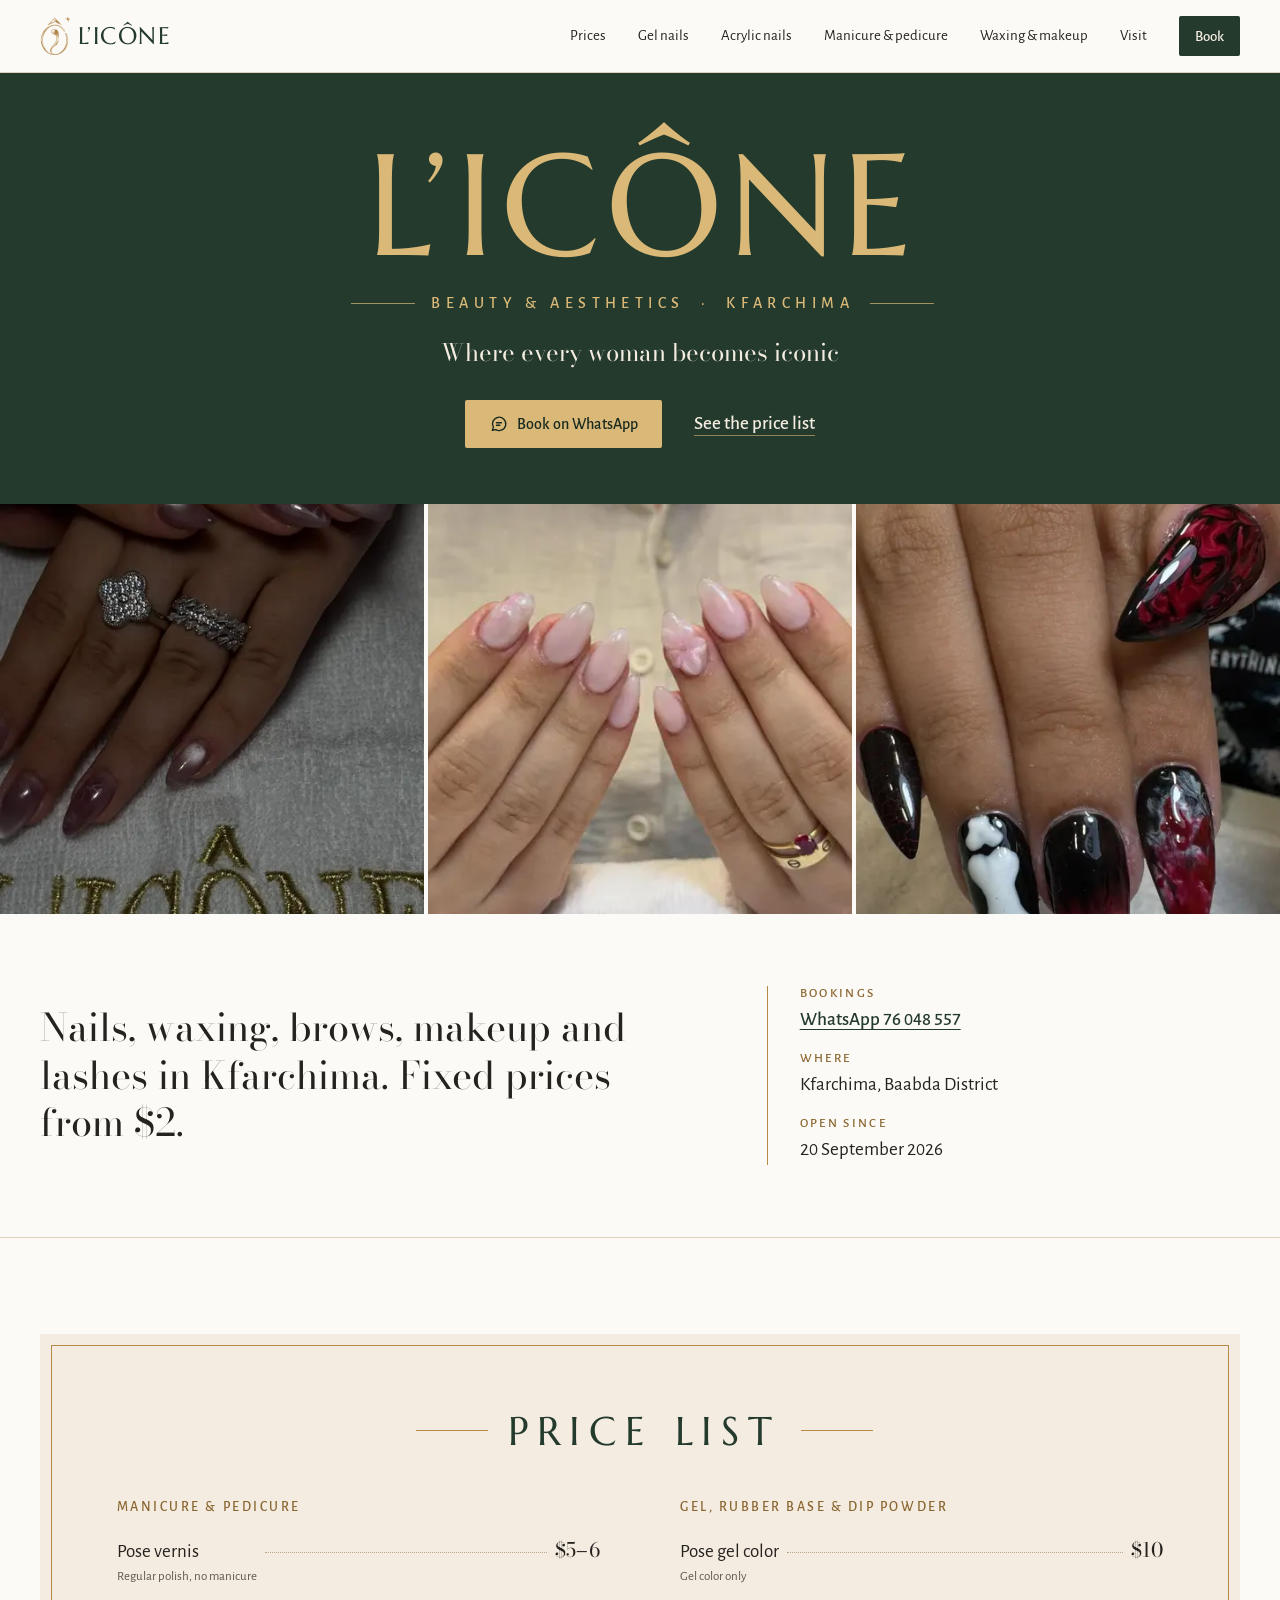
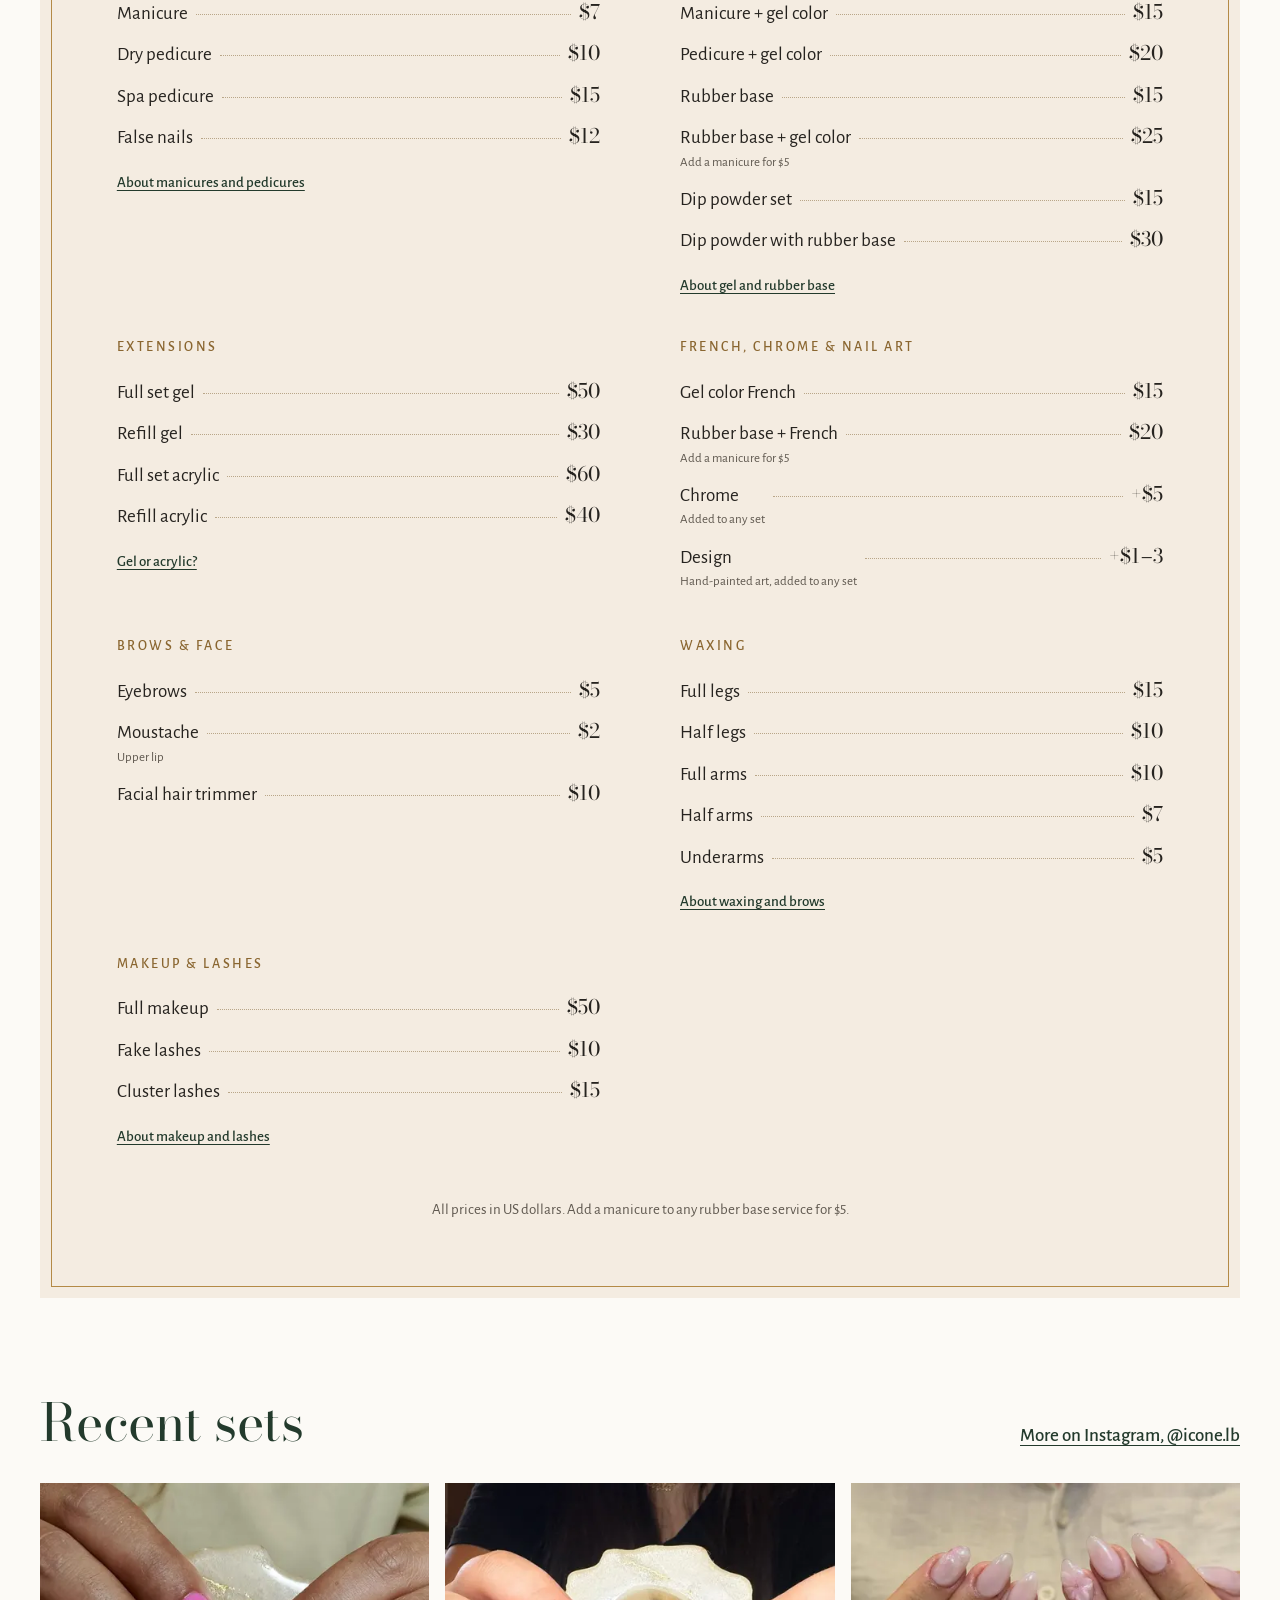
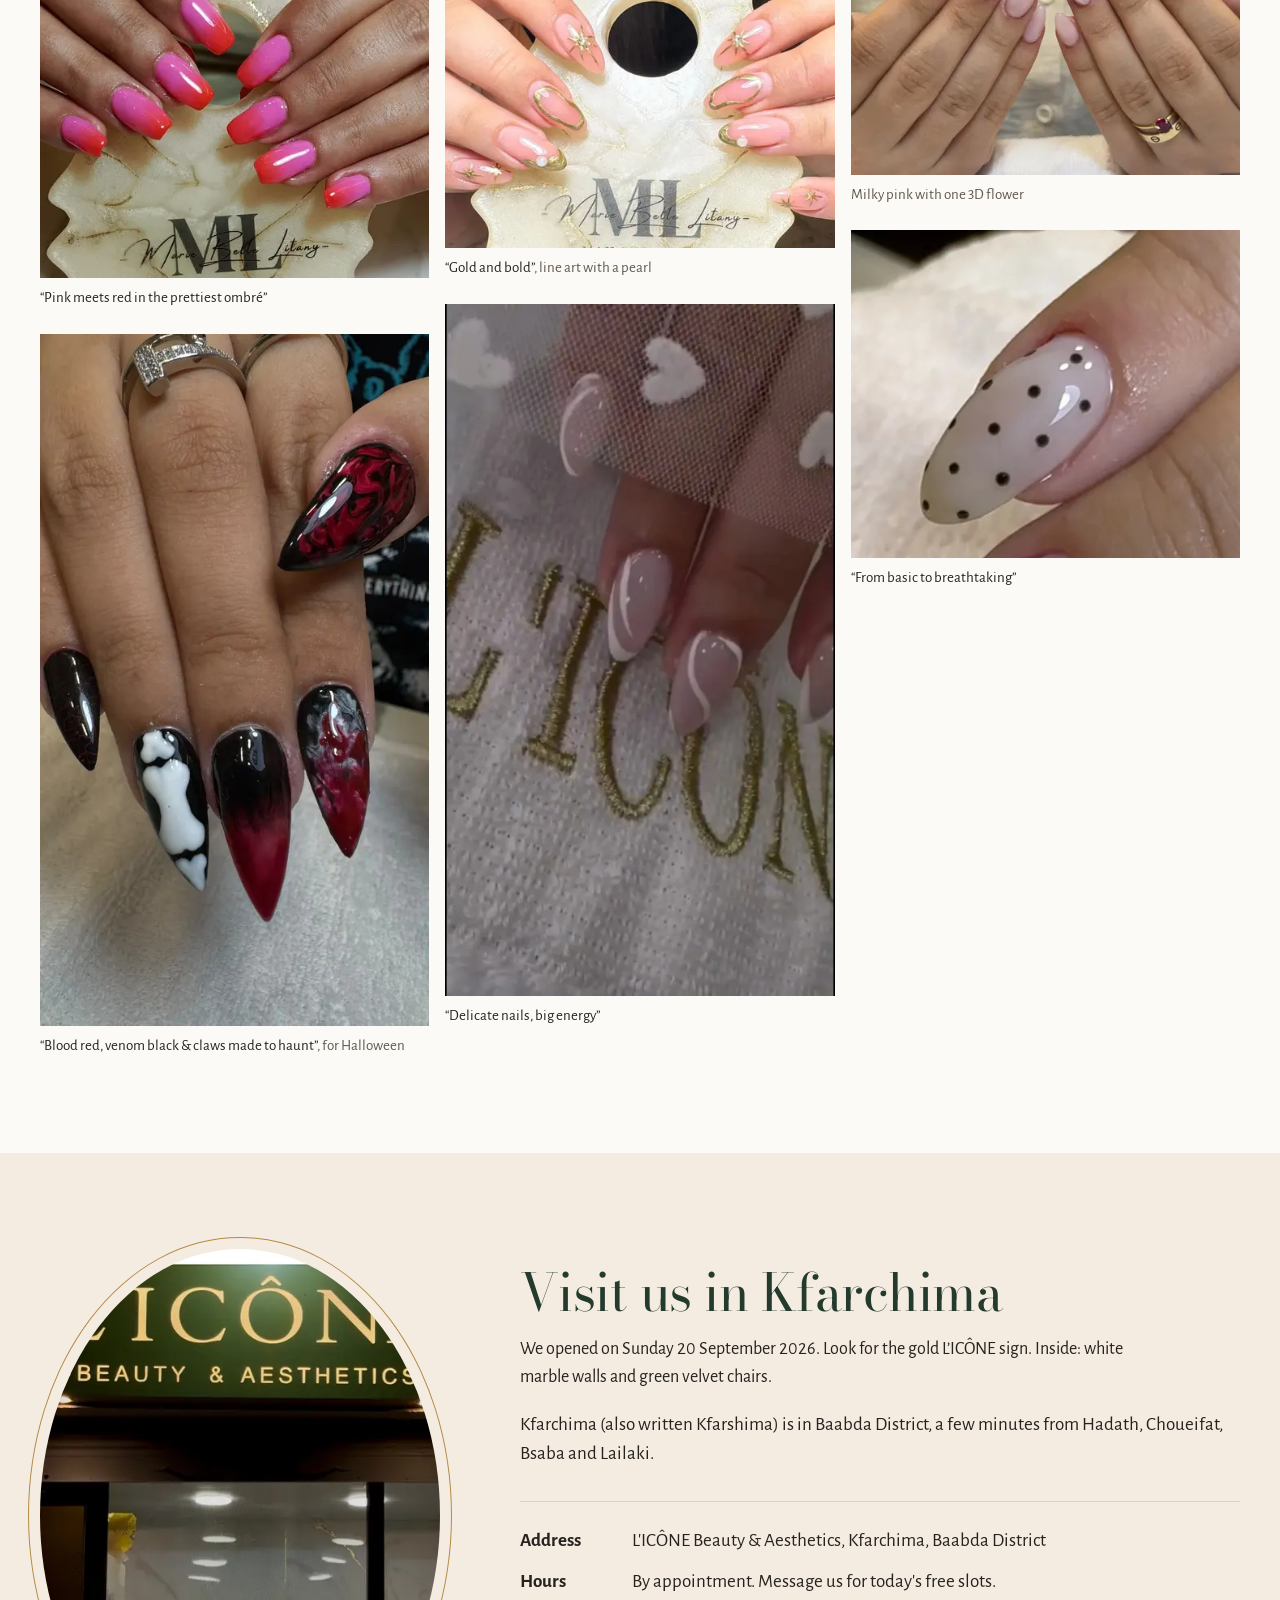
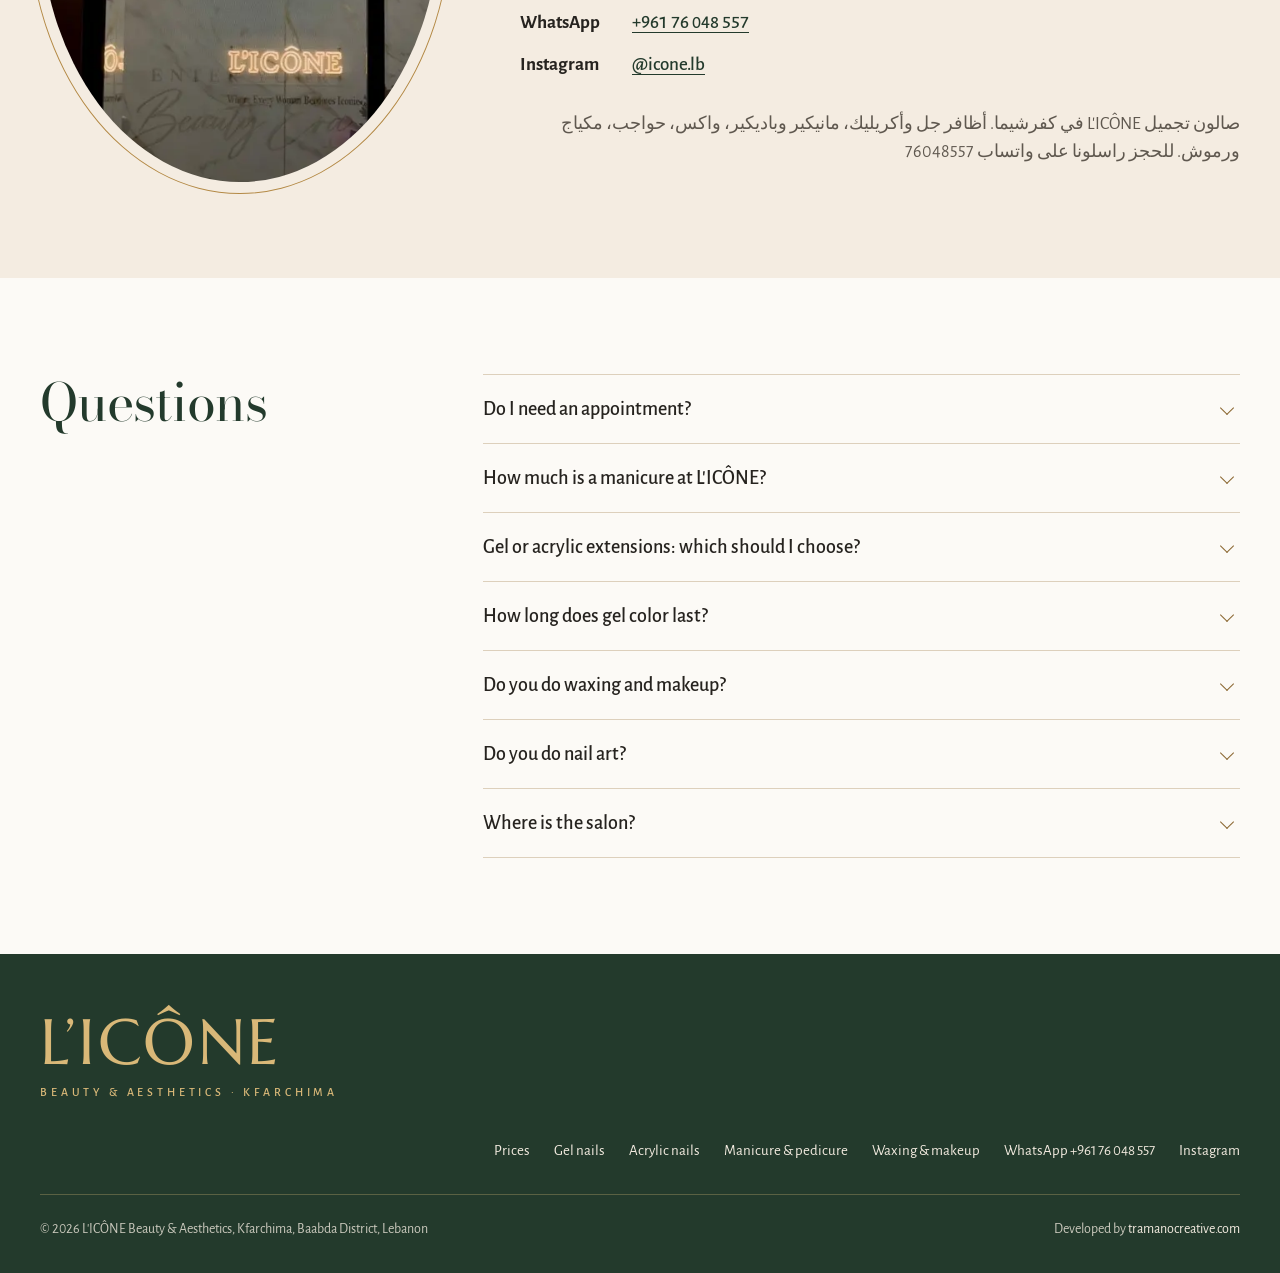
<file: index.html>
<!doctype html>
<html lang="en">
<head>
  <meta charset="utf-8">
  <meta name="viewport" content="width=device-width, initial-scale=1">
  <title>Beauty Salon in Kfarchima: Nails, Wax &amp; Makeup | L'ICÔNE</title>
  <meta name="description" content="L'ICÔNE is a beauty salon in Kfarchima, Lebanon: gel and acrylic nails, manicures, pedicures, waxing, eyebrows, makeup and lashes. Book on WhatsApp.">
  <link rel="canonical" href="https://www.iconelb.com/">
  <meta name="theme-color" content="#233a2c">
  <meta name="geo.region" content="LB-JL">
  <meta name="geo.placename" content="Kfarchima">
  <meta property="og:type" content="website">
  <meta property="og:site_name" content="L'ICÔNE Beauty &amp; Aesthetics">
  <meta property="og:title" content="Beauty Salon in Kfarchima: Nails, Wax &amp; Makeup | L'ICÔNE">
  <meta property="og:description" content="L'ICÔNE is a beauty salon in Kfarchima, Lebanon: gel and acrylic nails, manicures, pedicures, waxing, eyebrows, makeup and lashes. Book on WhatsApp.">
  <meta property="og:url" content="https://www.iconelb.com/">
  <meta property="og:image" content="https://www.iconelb.com/assets/brand/og-image.jpg">
  <meta property="og:image:width" content="1200">
  <meta property="og:image:height" content="630">
  <meta property="og:locale" content="en_LB">
  <meta name="twitter:card" content="summary_large_image">
  <link rel="icon" type="image/png" sizes="64x64" href="/assets/brand/favicon-64.png">
  <link rel="apple-touch-icon" href="/assets/brand/apple-touch-icon.png">
  <link rel="preconnect" href="https://fonts.googleapis.com">
  <link rel="preconnect" href="https://fonts.gstatic.com" crossorigin>
  <link rel="stylesheet" href="https://fonts.googleapis.com/css2?family=Alegreya+Sans:wght@400;500;700&family=Bodoni+Moda:opsz,wght@6..96,400..600&family=Marcellus&display=swap">
  <link rel="stylesheet" href="/assets/styles.css">
  <script type="application/ld+json">{"@context":"https://schema.org","@type":["BeautySalon","NailSalon"],"@id":"https://www.iconelb.com/#salon","name":"L'ICÔNE","alternateName":["L'ICÔNE Beauty & Aesthetics","L'icone","Licone","Icone Lebanon"],"slogan":"Where Every Woman Becomes Iconic","url":"https://www.iconelb.com/","logo":"https://www.iconelb.com/assets/brand/logo-mark-gold.png","image":["https://www.iconelb.com/assets/brand/og-image.jpg","https://www.iconelb.com/assets/gallery/licone-storefront-kfarchima-900.webp"],"telephone":"+96176048557","priceRange":"$2–$60","currenciesAccepted":"USD","foundingDate":"2026-09-20","address":{"@type":"PostalAddress","addressLocality":"Kfarchima","addressRegion":"Mount Lebanon","addressCountry":"LB"},"areaServed":[{"@type":"Place","name":"Kfarchima"},{"@type":"Place","name":"Hadath"},{"@type":"Place","name":"Choueifat"},{"@type":"Place","name":"Bsaba"},{"@type":"Place","name":"Lailaki"},{"@type":"Place","name":"Baabda"}],"sameAs":["https://www.instagram.com/icone.lb/"],"hasOfferCatalog":{"@type":"OfferCatalog","name":"Beauty and nail services","itemListElement":[{"@type":"OfferCatalog","name":"Manicure & pedicure","itemListElement":[{"@type":"Offer","itemOffered":{"@type":"Service","name":"Pose vernis (regular polish, no manicure)"},"priceSpecification":{"@type":"PriceSpecification","minPrice":5,"maxPrice":6,"priceCurrency":"USD"}},{"@type":"Offer","itemOffered":{"@type":"Service","name":"Manicure"},"priceSpecification":{"@type":"PriceSpecification","price":7,"priceCurrency":"USD"}},{"@type":"Offer","itemOffered":{"@type":"Service","name":"Dry pedicure"},"priceSpecification":{"@type":"PriceSpecification","price":10,"priceCurrency":"USD"}},{"@type":"Offer","itemOffered":{"@type":"Service","name":"Spa pedicure"},"priceSpecification":{"@type":"PriceSpecification","price":15,"priceCurrency":"USD"}},{"@type":"Offer","itemOffered":{"@type":"Service","name":"False nails"},"priceSpecification":{"@type":"PriceSpecification","price":12,"priceCurrency":"USD"}}]},{"@type":"OfferCatalog","name":"Gel, rubber base & dip powder","itemListElement":[{"@type":"Offer","itemOffered":{"@type":"Service","name":"Pose gel color (gel color only)"},"priceSpecification":{"@type":"PriceSpecification","price":10,"priceCurrency":"USD"}},{"@type":"Offer","itemOffered":{"@type":"Service","name":"Manicure + gel color"},"priceSpecification":{"@type":"PriceSpecification","price":15,"priceCurrency":"USD"}},{"@type":"Offer","itemOffered":{"@type":"Service","name":"Pedicure + gel color"},"priceSpecification":{"@type":"PriceSpecification","price":20,"priceCurrency":"USD"}},{"@type":"Offer","itemOffered":{"@type":"Service","name":"Rubber base"},"priceSpecification":{"@type":"PriceSpecification","price":15,"priceCurrency":"USD"}},{"@type":"Offer","itemOffered":{"@type":"Service","name":"Rubber base + gel color"},"priceSpecification":{"@type":"PriceSpecification","price":25,"priceCurrency":"USD"}},{"@type":"Offer","itemOffered":{"@type":"Service","name":"Dip powder set"},"priceSpecification":{"@type":"PriceSpecification","price":15,"priceCurrency":"USD"}},{"@type":"Offer","itemOffered":{"@type":"Service","name":"Dip powder with rubber base"},"priceSpecification":{"@type":"PriceSpecification","price":30,"priceCurrency":"USD"}}]},{"@type":"OfferCatalog","name":"Extensions","itemListElement":[{"@type":"Offer","itemOffered":{"@type":"Service","name":"Full set gel"},"priceSpecification":{"@type":"PriceSpecification","price":50,"priceCurrency":"USD"}},{"@type":"Offer","itemOffered":{"@type":"Service","name":"Refill gel"},"priceSpecification":{"@type":"PriceSpecification","price":30,"priceCurrency":"USD"}},{"@type":"Offer","itemOffered":{"@type":"Service","name":"Full set acrylic"},"priceSpecification":{"@type":"PriceSpecification","price":60,"priceCurrency":"USD"}},{"@type":"Offer","itemOffered":{"@type":"Service","name":"Refill acrylic"},"priceSpecification":{"@type":"PriceSpecification","price":40,"priceCurrency":"USD"}}]},{"@type":"OfferCatalog","name":"French, chrome & nail art","itemListElement":[{"@type":"Offer","itemOffered":{"@type":"Service","name":"Gel color French"},"priceSpecification":{"@type":"PriceSpecification","price":15,"priceCurrency":"USD"}},{"@type":"Offer","itemOffered":{"@type":"Service","name":"Rubber base + French"},"priceSpecification":{"@type":"PriceSpecification","price":20,"priceCurrency":"USD"}},{"@type":"Offer","itemOffered":{"@type":"Service","name":"Chrome"},"priceSpecification":{"@type":"PriceSpecification","price":5,"priceCurrency":"USD"}},{"@type":"Offer","itemOffered":{"@type":"Service","name":"Design (hand-painted art, added to any set)"},"priceSpecification":{"@type":"PriceSpecification","minPrice":1,"maxPrice":3,"priceCurrency":"USD"}}]},{"@type":"OfferCatalog","name":"Brows & face","itemListElement":[{"@type":"Offer","itemOffered":{"@type":"Service","name":"Eyebrows"},"priceSpecification":{"@type":"PriceSpecification","price":5,"priceCurrency":"USD"}},{"@type":"Offer","itemOffered":{"@type":"Service","name":"Moustache (upper lip)"},"priceSpecification":{"@type":"PriceSpecification","price":2,"priceCurrency":"USD"}},{"@type":"Offer","itemOffered":{"@type":"Service","name":"Facial hair trimmer"},"priceSpecification":{"@type":"PriceSpecification","price":10,"priceCurrency":"USD"}}]},{"@type":"OfferCatalog","name":"Waxing","itemListElement":[{"@type":"Offer","itemOffered":{"@type":"Service","name":"Full legs"},"priceSpecification":{"@type":"PriceSpecification","price":15,"priceCurrency":"USD"}},{"@type":"Offer","itemOffered":{"@type":"Service","name":"Half legs"},"priceSpecification":{"@type":"PriceSpecification","price":10,"priceCurrency":"USD"}},{"@type":"Offer","itemOffered":{"@type":"Service","name":"Full arms"},"priceSpecification":{"@type":"PriceSpecification","price":10,"priceCurrency":"USD"}},{"@type":"Offer","itemOffered":{"@type":"Service","name":"Half arms"},"priceSpecification":{"@type":"PriceSpecification","price":7,"priceCurrency":"USD"}},{"@type":"Offer","itemOffered":{"@type":"Service","name":"Underarms"},"priceSpecification":{"@type":"PriceSpecification","price":5,"priceCurrency":"USD"}}]},{"@type":"OfferCatalog","name":"Makeup & lashes","itemListElement":[{"@type":"Offer","itemOffered":{"@type":"Service","name":"Full makeup"},"priceSpecification":{"@type":"PriceSpecification","price":50,"priceCurrency":"USD"}},{"@type":"Offer","itemOffered":{"@type":"Service","name":"Fake lashes"},"priceSpecification":{"@type":"PriceSpecification","price":10,"priceCurrency":"USD"}},{"@type":"Offer","itemOffered":{"@type":"Service","name":"Cluster lashes"},"priceSpecification":{"@type":"PriceSpecification","price":15,"priceCurrency":"USD"}}]}]}}</script>
  <script type="application/ld+json">{"@context":"https://schema.org","@type":"FAQPage","mainEntity":[{"@type":"Question","name":"Do I need an appointment?","acceptedAnswer":{"@type":"Answer","text":"Yes, please book first. Send a WhatsApp message to +961 76 048 557 with the service you want and a day that suits you, and we'll reply with a time."}},{"@type":"Question","name":"How much is a manicure at L'ICÔNE?","acceptedAnswer":{"@type":"Answer","text":"A classic manicure is $7. A manicure with gel color is $15, and regular polish on its own (pose vernis) is $5 to $6. Everything else is on the price list."}},{"@type":"Question","name":"Gel or acrylic extensions: which should I choose?","acceptedAnswer":{"@type":"Answer","text":"Both add length. Gel extensions ($50) feel lighter and look glossier. Acrylic ($60) is harder, which suits long and stiletto shapes. If you only want your natural nails stronger, rubber base ($15) is usually enough."}},{"@type":"Question","name":"How long does gel color last?","acceptedAnswer":{"@type":"Answer","text":"Usually two to three weeks, depending on how fast your nails grow and how hard you are on your hands. Rubber base under the color helps it hold on thin or soft nails."}},{"@type":"Question","name":"Do you do waxing and makeup?","acceptedAnswer":{"@type":"Answer","text":"Yes. L'ICÔNE is a beauty salon, not only nails. Eyebrows are $5, full legs wax is $15, underarms $5, full makeup $50 and cluster lashes $15. Everything is on the waxing, brows and makeup page."}},{"@type":"Question","name":"Do you do nail art?","acceptedAnswer":{"@type":"Answer","text":"Yes. Hand-painted designs are $1 to $3 extra and chrome is $5 extra, on top of the base service. Send us a photo of the set you have in mind when you book."}},{"@type":"Question","name":"Where is the salon?","acceptedAnswer":{"@type":"Answer","text":"In Kfarchima (also written Kfarshima), Baabda District, close to Hadath and Choueifat. Message us on WhatsApp and we'll send you the location pin."}}]}</script>
</head>
<body>
  <a class="skip" href="#main">Skip to content</a>
  <header class="site-header">
    <div class="wrap">
      <a class="brand" href="/" aria-label="L'ICÔNE home">
        <img src="/assets/brand/logo-mark-gold.webp" width="30" height="38" alt="">
        <span>L’ICÔNE</span>
      </a>
      <button class="nav-toggle" aria-label="Menu" aria-expanded="false" aria-controls="nav"><svg viewBox="0 0 24 24" fill="none" stroke="currentColor" stroke-width="1.6" aria-hidden="true"><path d="M4 7h16M4 12h16M4 17h16" stroke-linecap="round"/></svg></button>
      <nav class="nav" id="nav" aria-label="Main">
        <a href="/prices/">Prices</a>
        <a href="/gel-nails/">Gel nails</a>
        <a href="/acrylic-nails/">Acrylic nails</a>
        <a href="/manicure-pedicure/">Manicure & pedicure</a>
        <a href="/waxing-makeup/">Waxing & makeup</a>
        <a href="/#visit">Visit</a>
        <a class="btn" href="https://wa.me/96176048557?text=Hi%20L'IC%C3%94NE%2C%20I'd%20like%20to%20book%20an%20appointment.">Book</a>
      </nav>
    </div>
  </header>

  <main id="main">
    <section class="sign">
      <div class="wrap">
        <h1><span class="wordmark">L’ICÔNE</span><span class="sub">Beauty &amp; aesthetics<span class="dot">·</span><span class="place">Kfarchima</span></span></h1>
        <p class="tagline">Where every woman becomes iconic</p>
        <div class="sign-cta">
          <a class="btn btn-gold" href="https://wa.me/96176048557?text=Hi%20L'IC%C3%94NE%2C%20I'd%20like%20to%20book%20an%20appointment."><svg viewBox="0 0 24 24" fill="none" stroke="currentColor" stroke-width="1.6" aria-hidden="true"><path d="M4 19.5 5.3 16A8 8 0 1 1 8 18.7L4 19.5Z" stroke-linejoin="round"/><path d="M9 10.5h6M9 13.5h4" stroke-linecap="round"/></svg> Book on WhatsApp</a>
          <a class="sign-link" href="#price-h">See the price list</a>
        </div>
      </div>
    </section>
    <div class="photo-row">
      <img src="/assets/gallery/almond-nails-licone-900.webp" srcset="/assets/gallery/almond-nails-licone-480.webp 480w, /assets/gallery/almond-nails-licone-900.webp 900w" sizes="(max-width: 720px) 50vw, 33vw" width="900" height="1600" alt="Sheer mauve almond nails with white tips, resting on a towel embroidered with the L'ICÔNE name in gold" fetchpriority="high">
      <img src="/assets/gallery/pink-flower-nail-art-900.webp" srcset="/assets/gallery/pink-flower-nail-art-480.webp 480w, /assets/gallery/pink-flower-nail-art-900.webp 900w" sizes="(max-width: 720px) 50vw, 33vw" width="900" height="675" alt="Milky pink almond nails with one 3D flower accent" fetchpriority="high">
      <img src="/assets/gallery/stiletto-halloween-nails-900.webp" srcset="/assets/gallery/stiletto-halloween-nails-480.webp 480w, /assets/gallery/stiletto-halloween-nails-900.webp 900w" sizes="33vw" width="900" height="1600" alt="Long stiletto nails in blood red and black with a white bone design" style="object-position:center 35%" loading="lazy" decoding="async">
    </div>

    <section class="intro">
      <div class="wrap">
        <p class="statement">Nails, waxing, brows, makeup and lashes in Kfarchima. Fixed prices from $2.</p>
        <dl class="glance">
          <div><dt>Bookings</dt><dd><a class="link" href="https://wa.me/96176048557?text=Hi%20L'IC%C3%94NE%2C%20I'd%20like%20to%20book%20an%20appointment.">WhatsApp 76 048 557</a></dd></div>
          <div><dt>Where</dt><dd>Kfarchima, Baabda District</dd></div>
          <div><dt>Open since</dt><dd>20 September 2026</dd></div>
        </dl>
      </div>
    </section>

    <section class="prices-home" aria-labelledby="price-h">
      <div class="wrap">
        <div class="card">
          <h2 class="card-title" id="price-h">Price list</h2>
          <div class="menu">
          <div class="menu-group" id="basics">
            <h3>Manicure &amp; pedicure</h3>
            <ul>
              <li><span class="name">Pose vernis<small>Regular polish, no manicure</small></span><span class="dots"></span><span class="price">$5<span class="dash">–</span>6</span></li>
              <li><span class="name">Manicure</span><span class="dots"></span><span class="price">$7</span></li>
              <li><span class="name">Dry pedicure</span><span class="dots"></span><span class="price">$10</span></li>
              <li><span class="name">Spa pedicure</span><span class="dots"></span><span class="price">$15</span></li>
              <li><span class="name">False nails</span><span class="dots"></span><span class="price">$12</span></li>
            </ul>
            <a class="link more" href="/manicure-pedicure/">About manicures and pedicures</a>
          </div>
          <div class="menu-group" id="gel">
            <h3>Gel, rubber base &amp; dip powder</h3>
            <ul>
              <li><span class="name">Pose gel color<small>Gel color only</small></span><span class="dots"></span><span class="price">$10</span></li>
              <li><span class="name">Manicure + gel color</span><span class="dots"></span><span class="price">$15</span></li>
              <li><span class="name">Pedicure + gel color</span><span class="dots"></span><span class="price">$20</span></li>
              <li><span class="name">Rubber base</span><span class="dots"></span><span class="price">$15</span></li>
              <li><span class="name">Rubber base + gel color<small>Add a manicure for $5</small></span><span class="dots"></span><span class="price">$25</span></li>
              <li><span class="name">Dip powder set</span><span class="dots"></span><span class="price">$15</span></li>
              <li><span class="name">Dip powder with rubber base</span><span class="dots"></span><span class="price">$30</span></li>
            </ul>
            <a class="link more" href="/gel-nails/">About gel and rubber base</a>
          </div>
          <div class="menu-group" id="extensions">
            <h3>Extensions</h3>
            <ul>
              <li><span class="name">Full set gel</span><span class="dots"></span><span class="price">$50</span></li>
              <li><span class="name">Refill gel</span><span class="dots"></span><span class="price">$30</span></li>
              <li><span class="name">Full set acrylic</span><span class="dots"></span><span class="price">$60</span></li>
              <li><span class="name">Refill acrylic</span><span class="dots"></span><span class="price">$40</span></li>
            </ul>
            <a class="link more" href="/acrylic-nails/">Gel or acrylic?</a>
          </div>
          <div class="menu-group" id="french">
            <h3>French, chrome &amp; nail art</h3>
            <ul>
              <li><span class="name">Gel color French</span><span class="dots"></span><span class="price">$15</span></li>
              <li><span class="name">Rubber base + French<small>Add a manicure for $5</small></span><span class="dots"></span><span class="price">$20</span></li>
              <li><span class="name">Chrome<small>Added to any set</small></span><span class="dots"></span><span class="price">+$5</span></li>
              <li><span class="name">Design<small>Hand-painted art, added to any set</small></span><span class="dots"></span><span class="price">+$1<span class="dash">–</span>3</span></li>
            </ul>
          </div>
          <div class="menu-group" id="face">
            <h3>Brows &amp; face</h3>
            <ul>
              <li><span class="name">Eyebrows</span><span class="dots"></span><span class="price">$5</span></li>
              <li><span class="name">Moustache<small>Upper lip</small></span><span class="dots"></span><span class="price">$2</span></li>
              <li><span class="name">Facial hair trimmer</span><span class="dots"></span><span class="price">$10</span></li>
            </ul>
          </div>
          <div class="menu-group" id="wax">
            <h3>Waxing</h3>
            <ul>
              <li><span class="name">Full legs</span><span class="dots"></span><span class="price">$15</span></li>
              <li><span class="name">Half legs</span><span class="dots"></span><span class="price">$10</span></li>
              <li><span class="name">Full arms</span><span class="dots"></span><span class="price">$10</span></li>
              <li><span class="name">Half arms</span><span class="dots"></span><span class="price">$7</span></li>
              <li><span class="name">Underarms</span><span class="dots"></span><span class="price">$5</span></li>
            </ul>
            <a class="link more" href="/waxing-makeup/#waxing">About waxing and brows</a>
          </div>
          <div class="menu-group" id="makeup">
            <h3>Makeup &amp; lashes</h3>
            <ul>
              <li><span class="name">Full makeup</span><span class="dots"></span><span class="price">$50</span></li>
              <li><span class="name">Fake lashes</span><span class="dots"></span><span class="price">$10</span></li>
              <li><span class="name">Cluster lashes</span><span class="dots"></span><span class="price">$15</span></li>
            </ul>
            <a class="link more" href="/waxing-makeup/#makeup">About makeup and lashes</a>
          </div>
          </div>
          <p class="card-foot">All prices in US dollars. Add a manicure to any rubber base service for $5.</p>
        </div>
      </div>
    </section>

    <section class="work" aria-labelledby="work-h">
      <div class="wrap">
        <div class="work-head">
          <h2 id="work-h">Recent sets</h2>
          <a class="link" href="https://www.instagram.com/icone.lb/">More on Instagram, @icone.lb</a>
        </div>
        <div class="masonry">
          <figure><img src="/assets/gallery/pink-red-ombre-nails-900.webp" srcset="/assets/gallery/pink-red-ombre-nails-480.webp 480w, /assets/gallery/pink-red-ombre-nails-900.webp 900w" sizes="(max-width: 720px) 50vw, 33vw" width="900" height="914" alt="Square nails in a glossy pink to red ombré" style="object-position:center 8%" loading="lazy" decoding="async"><figcaption><q>Pink meets red in the prettiest ombré</q></figcaption></figure>
          <figure><img src="/assets/gallery/stiletto-halloween-nails-900.webp" srcset="/assets/gallery/stiletto-halloween-nails-480.webp 480w, /assets/gallery/stiletto-halloween-nails-900.webp 900w" sizes="(max-width: 720px) 50vw, 33vw" width="900" height="1600" alt="Long stiletto nails in blood red and black with a white bone design" style="object-position:center 35%" loading="lazy" decoding="async"><figcaption><q>Blood red, venom black &amp; claws made to haunt</q>, for Halloween</figcaption></figure>
          <figure><img src="/assets/gallery/gold-line-nail-art-900.webp" srcset="/assets/gallery/gold-line-nail-art-480.webp 480w, /assets/gallery/gold-line-nail-art-900.webp 900w" sizes="(max-width: 720px) 50vw, 33vw" width="900" height="845" alt="Peach almond nails with gold line art, star details and a small pearl" style="object-position:center 12%" loading="lazy" decoding="async"><figcaption><q>Gold and bold</q>, line art with a pearl</figcaption></figure>
          <figure><img src="/assets/gallery/nude-swirl-nails-480.webp" srcset="/assets/gallery/nude-swirl-nails-480.webp 480w" sizes="(max-width: 720px) 50vw, 33vw" width="480" height="854" alt="Nude almond nails with a thin white swirl" loading="lazy" decoding="async"><figcaption><q>Delicate nails, big energy</q></figcaption></figure>
          <figure><img src="/assets/gallery/pink-flower-nail-art-900.webp" srcset="/assets/gallery/pink-flower-nail-art-480.webp 480w, /assets/gallery/pink-flower-nail-art-900.webp 900w" sizes="(max-width: 720px) 50vw, 33vw" width="900" height="675" alt="Milky pink almond nails with one 3D flower accent" loading="lazy" decoding="async"><figcaption>Milky pink with one 3D flower</figcaption></figure>
          <figure><img src="/assets/gallery/polka-dot-almond-nails-900.webp" srcset="/assets/gallery/polka-dot-almond-nails-480.webp 480w, /assets/gallery/polka-dot-almond-nails-900.webp 640w" sizes="(max-width: 720px) 50vw, 33vw" width="640" height="540" alt="Milky white almond nails with black polka dots" loading="lazy" decoding="async"><figcaption><q>From basic to breathtaking</q></figcaption></figure>
        </div>
      </div>
    </section>

    <section class="visit" id="visit" aria-labelledby="visit-h">
      <div class="wrap">
        <figure class="oval"><img src="/assets/gallery/licone-storefront-kfarchima-900.webp" srcset="/assets/gallery/licone-storefront-kfarchima-480.webp 480w, /assets/gallery/licone-storefront-kfarchima-900.webp 900w" sizes="(max-width: 900px) 80vw, 400px" width="900" height="1595" alt="The L'ICÔNE Beauty &amp; Aesthetics storefront in Kfarchima at night: the gold L'ICÔNE sign over a glass front and white marble walls" style="object-position:center top" loading="lazy" decoding="async"></figure>
        <div>
          <h2 id="visit-h">Visit us in Kfarchima</h2>
          <p class="opened">We opened on Sunday 20 September 2026. Look for the gold L’ICÔNE sign. Inside: white marble walls and green velvet chairs.</p>
          <p>Kfarchima (also written Kfarshima) is in Baabda District, a few minutes from Hadath, Choueifat, Bsaba and Lailaki.</p>
          <dl class="facts">
            <dt>Address</dt><dd>L'ICÔNE Beauty &amp; Aesthetics, Kfarchima, Baabda District</dd>
            <!-- TODO: street / building and Google Maps link once the client confirms them -->
            <dt>Hours</dt><dd>By appointment. Message us for today's free slots.</dd>
            <!-- TODO: opening hours from the client -->
            <dt>WhatsApp</dt><dd><a class="link" href="https://wa.me/96176048557?text=Hi%20L'IC%C3%94NE%2C%20I'd%20like%20to%20book%20an%20appointment.">+961 76 048 557</a></dd>
            <dt>Instagram</dt><dd><a class="link" href="https://www.instagram.com/icone.lb/">@icone.lb</a></dd>
          </dl>
          <p class="arabic" lang="ar" dir="rtl">صالون تجميل <bdi lang="fr" dir="ltr">L'ICÔNE</bdi> في كفرشيما. أظافر جل وأكريليك، مانيكير وباديكير، واكس، حواجب، مكياج ورموش. للحجز راسلونا على واتساب 76048557</p>
        </div>
      </div>
    </section>

    <section class="faq-section" aria-labelledby="faq-h">
      <div class="wrap">
        <h2 id="faq-h">Questions</h2>
        <div class="faq">
          <details>
            <summary>Do I need an appointment?</summary>
            <p>Yes, please book first. Send a WhatsApp message to <a href="https://wa.me/96176048557?text=Hi%20L'IC%C3%94NE%2C%20I'd%20like%20to%20book%20an%20appointment.">+961 76 048 557</a> with the service you want and a day that suits you, and we'll reply with a time.</p>
          </details>
          <details>
            <summary>How much is a manicure at L'ICÔNE?</summary>
            <p>A classic manicure is $7. A manicure with gel color is $15, and regular polish on its own (pose vernis) is $5 to $6. Everything else is on the <a href="/prices/">price list</a>.</p>
          </details>
          <details>
            <summary>Gel or acrylic extensions: which should I choose?</summary>
            <p>Both add length. Gel extensions ($50) feel lighter and look glossier. Acrylic ($60) is harder, which suits long and stiletto shapes. If you only want your natural nails stronger, rubber base ($15) is usually enough.</p>
          </details>
          <details>
            <summary>How long does gel color last?</summary>
            <p>Usually two to three weeks, depending on how fast your nails grow and how hard you are on your hands. Rubber base under the color helps it hold on thin or soft nails.</p>
          </details>
          <details>
            <summary>Do you do waxing and makeup?</summary>
            <p>Yes. L'ICÔNE is a beauty salon, not only nails. Eyebrows are $5, full legs wax is $15, underarms $5, full makeup $50 and cluster lashes $15. Everything is on the <a href="/waxing-makeup/">waxing, brows and makeup</a> page.</p>
          </details>
          <details>
            <summary>Do you do nail art?</summary>
            <p>Yes. Hand-painted designs are $1 to $3 extra and chrome is $5 extra, on top of the base service. Send us a photo of the set you have in mind when you book.</p>
          </details>
          <details>
            <summary>Where is the salon?</summary>
            <p>In Kfarchima (also written Kfarshima), Baabda District, close to Hadath and Choueifat. Message us on WhatsApp and we'll send you the location pin.</p>
          </details>
        </div>
      </div>
    </section>
  </main>

  <footer class="site-footer">
    <div class="wrap">
      <div class="foot-top">
        <p class="foot-mark">L’ICÔNE<small>BEAUTY &amp; AESTHETICS · KFARCHIMA</small></p>
        <ul class="foot-links">
          <li><a href="/prices/">Prices</a></li>
          <li><a href="/gel-nails/">Gel nails</a></li>
          <li><a href="/acrylic-nails/">Acrylic nails</a></li>
          <li><a href="/manicure-pedicure/">Manicure &amp; pedicure</a></li>
          <li><a href="/waxing-makeup/">Waxing &amp; makeup</a></li>
          <li><a href="https://wa.me/96176048557?text=Hi%20L'IC%C3%94NE%2C%20I'd%20like%20to%20book%20an%20appointment.">WhatsApp +961 76 048 557</a></li>
          <li><a href="https://www.instagram.com/icone.lb/">Instagram</a></li>
        </ul>
      </div>
      <div class="foot-base">
        <p>© 2026 L'ICÔNE Beauty &amp; Aesthetics, Kfarchima, Baabda District, Lebanon</p>
        <p class="site-credit">Developed by <a href="https://tramanocreative.com/">tramanocreative.com</a></p>
      </div>
    </div>
  </footer>

  <a class="book-bar" href="https://wa.me/96176048557?text=Hi%20L'IC%C3%94NE%2C%20I'd%20like%20to%20book%20an%20appointment."><svg viewBox="0 0 24 24" fill="none" stroke="currentColor" stroke-width="1.6" aria-hidden="true"><path d="M4 19.5 5.3 16A8 8 0 1 1 8 18.7L4 19.5Z" stroke-linejoin="round"/><path d="M9 10.5h6M9 13.5h4" stroke-linecap="round"/></svg> Book on WhatsApp</a>

  <script>
    var t = document.querySelector(".nav-toggle"), n = document.getElementById("nav");
    t.addEventListener("click", function () {
      var open = n.classList.toggle("open");
      t.setAttribute("aria-expanded", open);
    });
  </script>
</body>
</html>
</file>
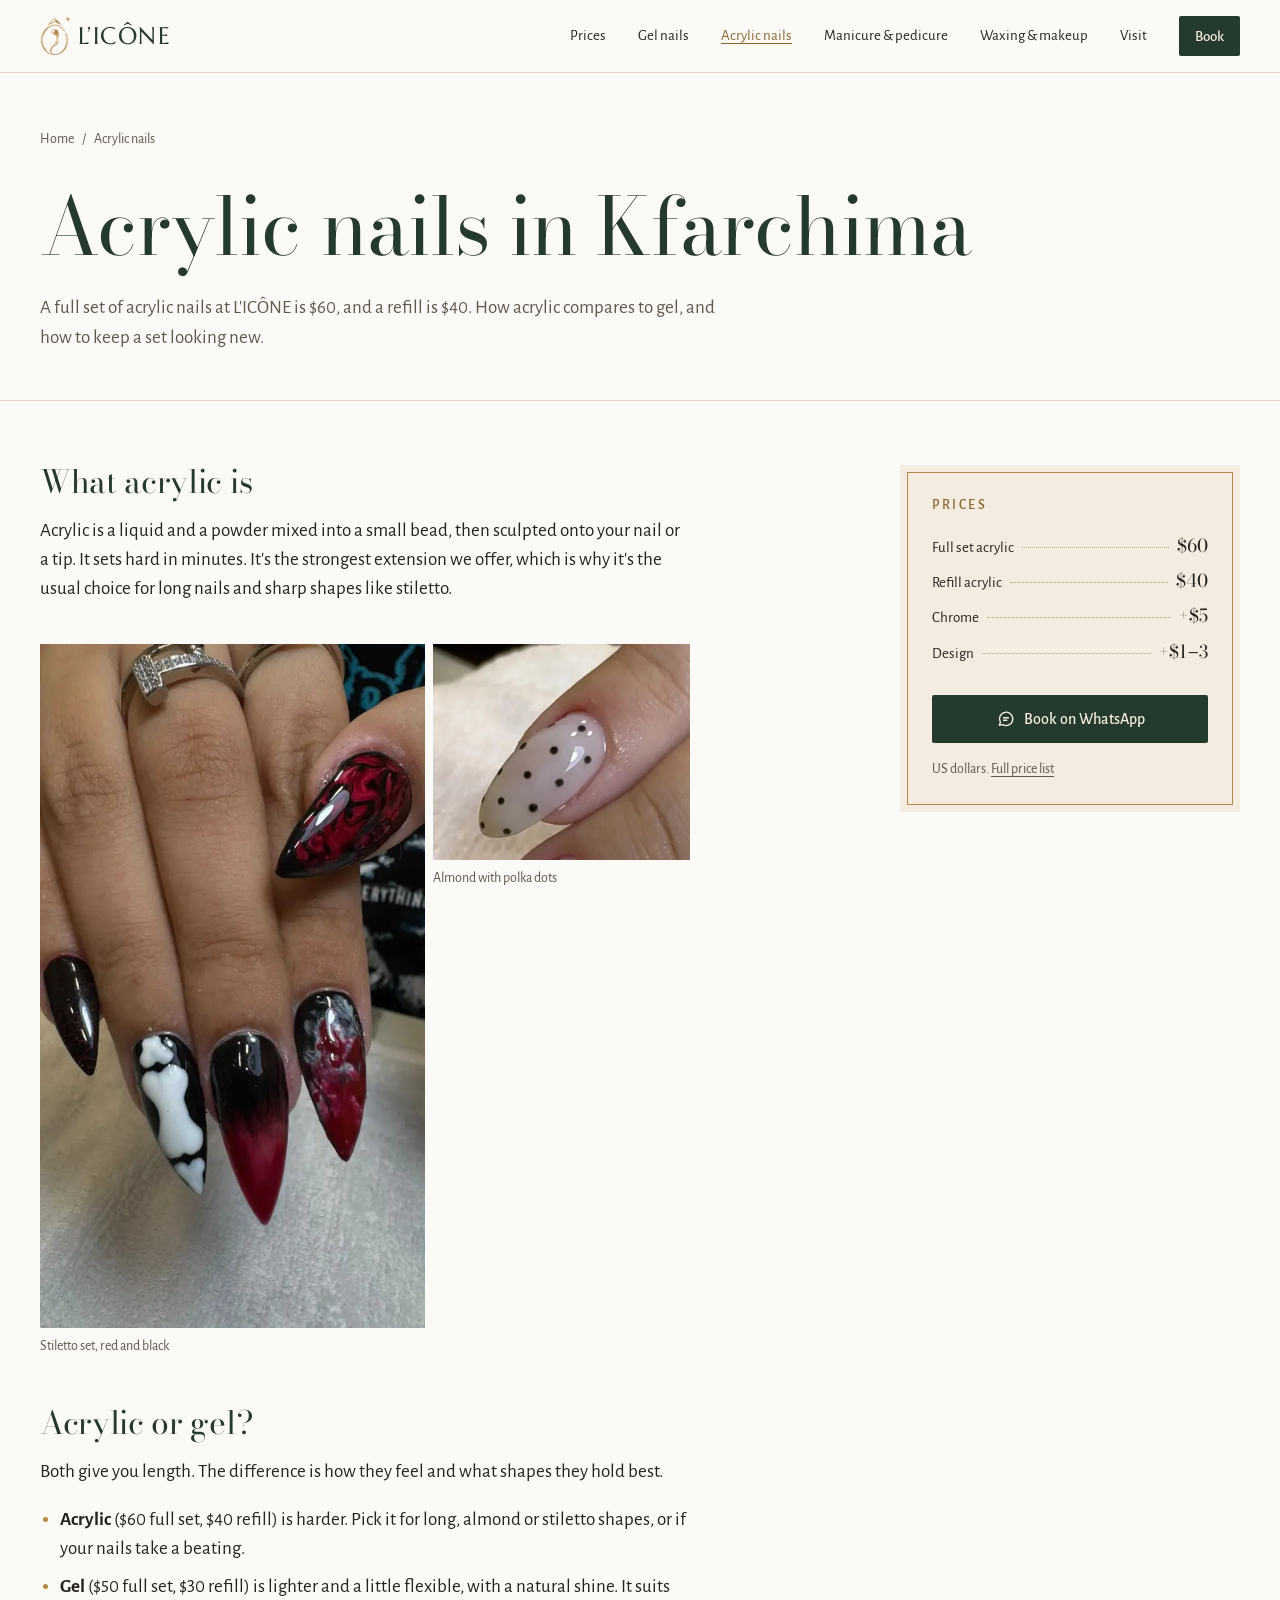
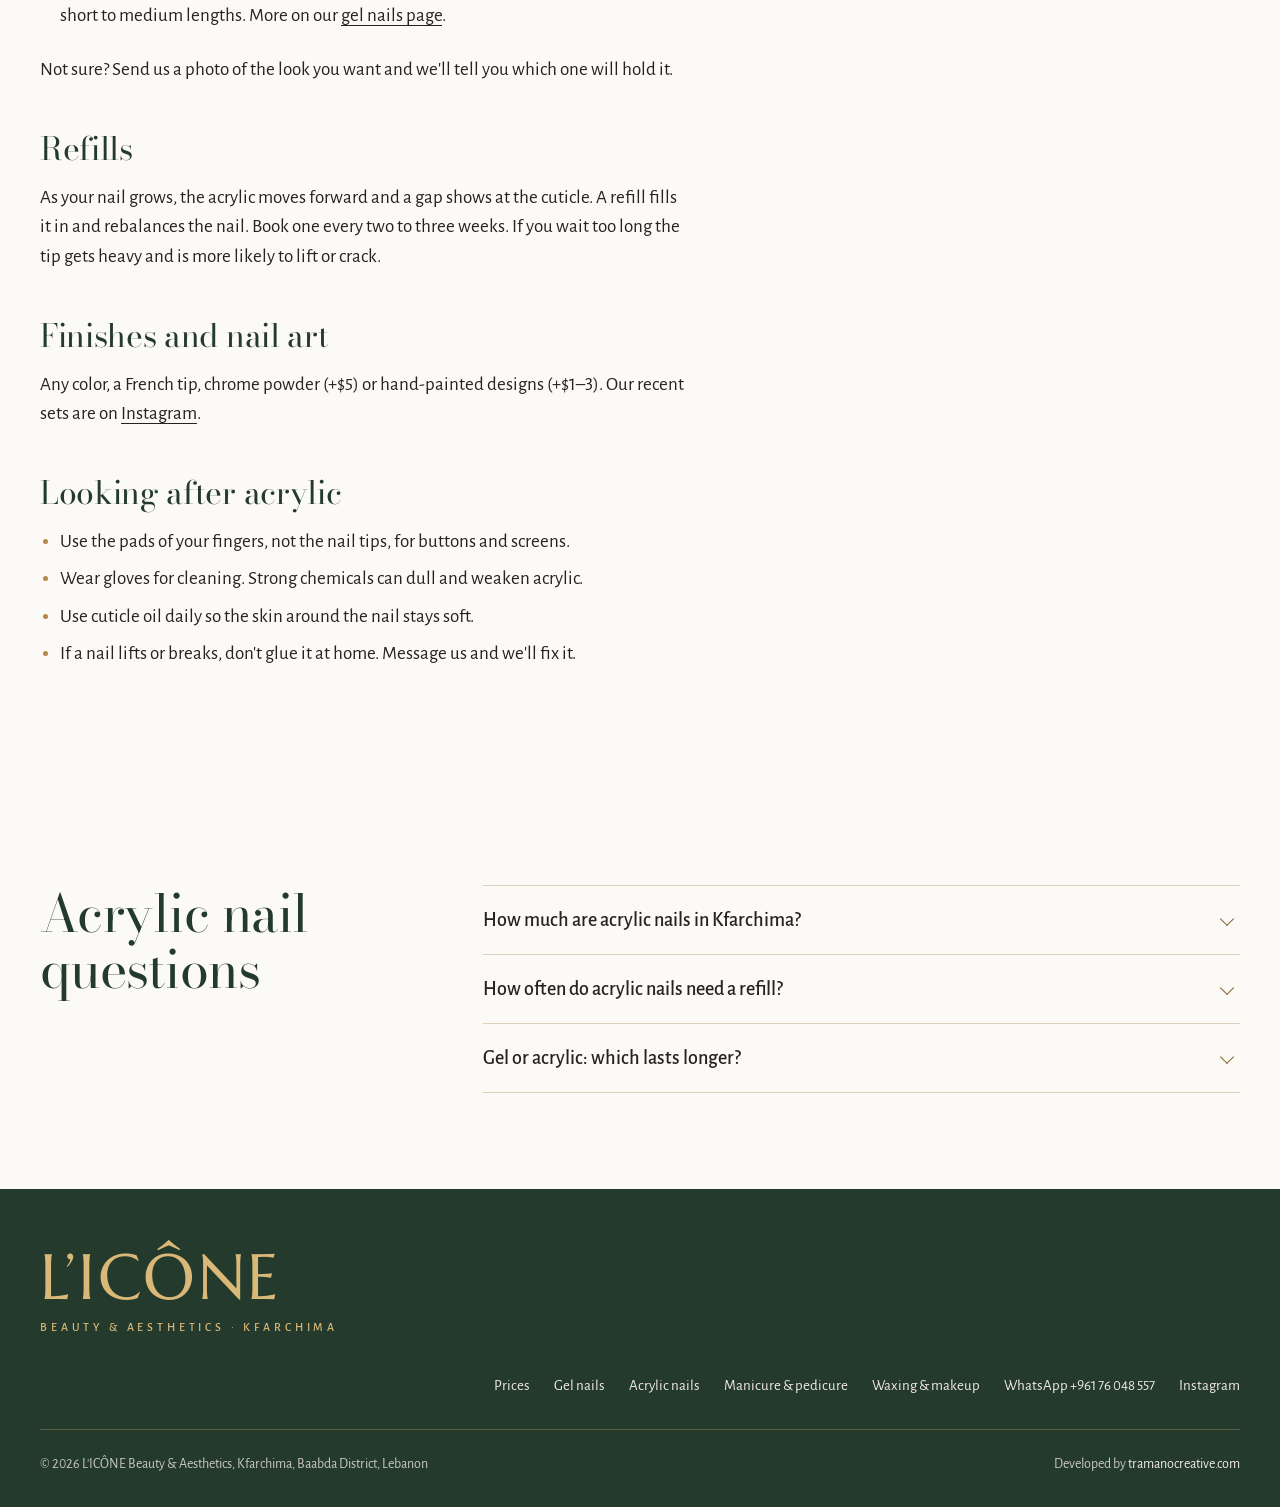
<file: acrylic-nails/index.html>
<!doctype html>
<html lang="en">
<head>
  <meta charset="utf-8">
  <meta name="viewport" content="width=device-width, initial-scale=1">
  <title>Acrylic Nails in Kfarchima, Full Set $60 | L'ICÔNE</title>
  <meta name="description" content="Acrylic nail extensions at L'ICÔNE in Kfarchima: full set $60, refill $40. Long, almond and stiletto shapes, chrome and nail art. Book on WhatsApp today.">
  <link rel="canonical" href="https://www.iconelb.com/acrylic-nails/">
  <meta name="theme-color" content="#233a2c">
  <meta name="geo.region" content="LB-JL">
  <meta name="geo.placename" content="Kfarchima">
  <meta property="og:type" content="website">
  <meta property="og:site_name" content="L'ICÔNE Beauty &amp; Aesthetics">
  <meta property="og:title" content="Acrylic Nails in Kfarchima, Full Set $60 | L'ICÔNE">
  <meta property="og:description" content="Acrylic nail extensions at L'ICÔNE in Kfarchima: full set $60, refill $40. Long, almond and stiletto shapes, chrome and nail art. Book on WhatsApp today.">
  <meta property="og:url" content="https://www.iconelb.com/acrylic-nails/">
  <meta property="og:image" content="https://www.iconelb.com/assets/brand/og-image.jpg">
  <meta property="og:image:width" content="1200">
  <meta property="og:image:height" content="630">
  <meta property="og:locale" content="en_LB">
  <meta name="twitter:card" content="summary_large_image">
  <link rel="icon" type="image/png" sizes="64x64" href="/assets/brand/favicon-64.png">
  <link rel="apple-touch-icon" href="/assets/brand/apple-touch-icon.png">
  <link rel="preconnect" href="https://fonts.googleapis.com">
  <link rel="preconnect" href="https://fonts.gstatic.com" crossorigin>
  <link rel="stylesheet" href="https://fonts.googleapis.com/css2?family=Alegreya+Sans:wght@400;500;700&family=Bodoni+Moda:opsz,wght@6..96,400..600&family=Marcellus&display=swap">
  <link rel="stylesheet" href="/assets/styles.css">
  <script type="application/ld+json">{"@context":"https://schema.org","@type":"Service","name":"Acrylic nails","serviceType":"Acrylic nails","description":"Acrylic nail extensions, full sets and refills, at L'ICÔNE in Kfarchima, Lebanon.","url":"https://www.iconelb.com/acrylic-nails/","provider":{"@id":"https://www.iconelb.com/#salon"},"areaServed":{"@type":"Place","name":"Kfarchima, Lebanon"},"offers":[{"@type":"Offer","name":"Full set acrylic","price":60,"priceCurrency":"USD"},{"@type":"Offer","name":"Refill acrylic","price":40,"priceCurrency":"USD"}]}</script>
  <script type="application/ld+json">{"@context":"https://schema.org","@type":"BreadcrumbList","itemListElement":[{"@type":"ListItem","position":1,"name":"Home","item":"https://www.iconelb.com/"},{"@type":"ListItem","position":2,"name":"Acrylic nails","item":"https://www.iconelb.com/acrylic-nails/"}]}</script>
  <script type="application/ld+json">{"@context":"https://schema.org","@type":"FAQPage","mainEntity":[{"@type":"Question","name":"How much are acrylic nails in Kfarchima?","acceptedAnswer":{"@type":"Answer","text":"At L'ICÔNE a full set of acrylic nails is $60 and an acrylic refill is $40. Chrome is $5 extra and designs are $1 to $3 extra."}},{"@type":"Question","name":"How often do acrylic nails need a refill?","acceptedAnswer":{"@type":"Answer","text":"Every two to three weeks for most people. Leave it much longer and the nail gets heavy at the tip, which makes it more likely to lift or break."}},{"@type":"Question","name":"Gel or acrylic: which lasts longer?","acceptedAnswer":{"@type":"Answer","text":"Acrylic is the harder of the two, so it's the better pick for long and stiletto shapes or if you're tough on your hands. Gel is lighter and more flexible, and suits short to medium lengths."}}]}</script>
</head>
<body>
  <a class="skip" href="#main">Skip to content</a>
  <header class="site-header">
    <div class="wrap">
      <a class="brand" href="/" aria-label="L'ICÔNE home">
        <img src="/assets/brand/logo-mark-gold.webp" width="30" height="38" alt="">
        <span>L’ICÔNE</span>
      </a>
      <button class="nav-toggle" aria-label="Menu" aria-expanded="false" aria-controls="nav"><svg viewBox="0 0 24 24" fill="none" stroke="currentColor" stroke-width="1.6" aria-hidden="true"><path d="M4 7h16M4 12h16M4 17h16" stroke-linecap="round"/></svg></button>
      <nav class="nav" id="nav" aria-label="Main">
        <a href="/prices/">Prices</a>
        <a href="/gel-nails/">Gel nails</a>
        <a href="/acrylic-nails/" aria-current="page">Acrylic nails</a>
        <a href="/manicure-pedicure/">Manicure & pedicure</a>
        <a href="/waxing-makeup/">Waxing & makeup</a>
        <a href="/#visit">Visit</a>
        <a class="btn" href="https://wa.me/96176048557?text=Hi%20L'IC%C3%94NE%2C%20I'd%20like%20to%20book%20an%20appointment.">Book</a>
      </nav>
    </div>
  </header>

  <main id="main">
    <section class="page-top">
      <div class="wrap">
        <nav class="crumbs" aria-label="Breadcrumb"><ol><li><a href="/">Home</a></li><li aria-current="page">Acrylic nails</li></ol></nav>
        <h1>Acrylic nails in Kfarchima</h1>
        <p class="lede">A full set of acrylic nails at L'ICÔNE is $60, and a refill is $40. How acrylic compares to gel, and how to keep a set looking new.</p>
      </div>
    </section>

    <div class="wrap article">
        <div class="prose">
          <h2>What acrylic is</h2>
          <p>Acrylic is a liquid and a powder mixed into a small bead, then sculpted onto your nail or a tip. It sets hard in minutes. It's the strongest extension we offer, which is why it's the usual choice for long nails and sharp shapes like stiletto.</p>

          <div class="pair">
            <figure><img src="/assets/gallery/stiletto-halloween-nails-900.webp" srcset="/assets/gallery/stiletto-halloween-nails-480.webp 480w, /assets/gallery/stiletto-halloween-nails-900.webp 900w" sizes="(max-width: 920px) 55vw, 400px" width="900" height="1600" alt="Long stiletto nails in blood red and black with a white bone design" style="object-position:center 35%" loading="lazy" decoding="async"><figcaption>Stiletto set, red and black</figcaption></figure>
            <figure><img src="/assets/gallery/polka-dot-almond-nails-900.webp" srcset="/assets/gallery/polka-dot-almond-nails-480.webp 480w, /assets/gallery/polka-dot-almond-nails-900.webp 640w" sizes="(max-width: 920px) 40vw, 270px" width="640" height="540" alt="Milky white almond nails with black polka dots" loading="lazy" decoding="async"><figcaption>Almond with polka dots</figcaption></figure>
          </div>

          <h2>Acrylic or gel?</h2>
          <p>Both give you length. The difference is how they feel and what shapes they hold best.</p>
          <ul>
            <li><strong>Acrylic</strong> ($60 full set, $40 refill) is harder. Pick it for long, almond or stiletto shapes, or if your nails take a beating.</li>
            <li><strong>Gel</strong> ($50 full set, $30 refill) is lighter and a little flexible, with a natural shine. It suits short to medium lengths. More on our <a href="/gel-nails/">gel nails page</a>.</li>
          </ul>
          <p>Not sure? Send us a photo of the look you want and we'll tell you which one will hold it.</p>

          <h2>Refills</h2>
          <p>As your nail grows, the acrylic moves forward and a gap shows at the cuticle. A refill fills it in and rebalances the nail. Book one every two to three weeks. If you wait too long the tip gets heavy and is more likely to lift or crack.</p>

          <h2>Finishes and nail art</h2>
          <p>Any color, a French tip, chrome powder (+$5) or hand-painted designs (+$1–3). Our recent sets are on <a href="https://www.instagram.com/icone.lb/">Instagram</a>.</p>

          <h2>Looking after acrylic</h2>
          <ul>
            <li>Use the pads of your fingers, not the nail tips, for buttons and screens.</li>
            <li>Wear gloves for cleaning. Strong chemicals can dull and weaken acrylic.</li>
            <li>Use cuticle oil daily so the skin around the nail stays soft.</li>
            <li>If a nail lifts or breaks, don't glue it at home. Message us and we'll fix it.</li>
          </ul>
        </div>
      <aside class="side">
        <h2>Prices</h2>
        <ul>
          <li><span>Full set acrylic</span><span class="dots"></span><b>$60</b></li>
          <li><span>Refill acrylic</span><span class="dots"></span><b>$40</b></li>
          <li><span>Chrome</span><span class="dots"></span><b>+$5</b></li>
          <li><span>Design</span><span class="dots"></span><b>+$1<span class="dash">–</span>3</b></li>
        </ul>
        <a class="btn" href="https://wa.me/96176048557?text=Hi%20L'IC%C3%94NE%2C%20I'd%20like%20to%20book%20acrylic%20nails."><svg viewBox="0 0 24 24" fill="none" stroke="currentColor" stroke-width="1.6" aria-hidden="true"><path d="M4 19.5 5.3 16A8 8 0 1 1 8 18.7L4 19.5Z" stroke-linejoin="round"/><path d="M9 10.5h6M9 13.5h4" stroke-linecap="round"/></svg> Book on WhatsApp</a>
        <p>US dollars. <a href="/prices/">Full price list</a></p>
      </aside>
    </div>

    <section class="faq-section" aria-labelledby="faq-h">
      <div class="wrap">
        <h2 id="faq-h">Acrylic nail questions</h2>
        <div class="faq">
          <details>
            <summary>How much are acrylic nails in Kfarchima?</summary>
            <p>At L'ICÔNE a full set of acrylic nails is $60 and an acrylic refill is $40. Chrome is $5 extra and designs are $1 to $3 extra.</p>
          </details>
          <details>
            <summary>How often do acrylic nails need a refill?</summary>
            <p>Every two to three weeks for most people. Leave it much longer and the nail gets heavy at the tip, which makes it more likely to lift or break.</p>
          </details>
          <details>
            <summary>Gel or acrylic: which lasts longer?</summary>
            <p>Acrylic is the harder of the two, so it's the better pick for long and stiletto shapes or if you're tough on your hands. Gel is lighter and more flexible, and suits short to medium lengths.</p>
          </details>
        </div>
      </div>
    </section>
  </main>

  <footer class="site-footer">
    <div class="wrap">
      <div class="foot-top">
        <p class="foot-mark">L’ICÔNE<small>BEAUTY &amp; AESTHETICS · KFARCHIMA</small></p>
        <ul class="foot-links">
          <li><a href="/prices/">Prices</a></li>
          <li><a href="/gel-nails/">Gel nails</a></li>
          <li><a href="/acrylic-nails/">Acrylic nails</a></li>
          <li><a href="/manicure-pedicure/">Manicure &amp; pedicure</a></li>
          <li><a href="/waxing-makeup/">Waxing &amp; makeup</a></li>
          <li><a href="https://wa.me/96176048557?text=Hi%20L'IC%C3%94NE%2C%20I'd%20like%20to%20book%20an%20appointment.">WhatsApp +961 76 048 557</a></li>
          <li><a href="https://www.instagram.com/icone.lb/">Instagram</a></li>
        </ul>
      </div>
      <div class="foot-base">
        <p>© 2026 L'ICÔNE Beauty &amp; Aesthetics, Kfarchima, Baabda District, Lebanon</p>
        <p class="site-credit">Developed by <a href="https://tramanocreative.com/">tramanocreative.com</a></p>
      </div>
    </div>
  </footer>

  <a class="book-bar" href="https://wa.me/96176048557?text=Hi%20L'IC%C3%94NE%2C%20I'd%20like%20to%20book%20an%20appointment."><svg viewBox="0 0 24 24" fill="none" stroke="currentColor" stroke-width="1.6" aria-hidden="true"><path d="M4 19.5 5.3 16A8 8 0 1 1 8 18.7L4 19.5Z" stroke-linejoin="round"/><path d="M9 10.5h6M9 13.5h4" stroke-linecap="round"/></svg> Book on WhatsApp</a>

  <script>
    var t = document.querySelector(".nav-toggle"), n = document.getElementById("nav");
    t.addEventListener("click", function () {
      var open = n.classList.toggle("open");
      t.setAttribute("aria-expanded", open);
    });
  </script>
</body>
</html>
</file>
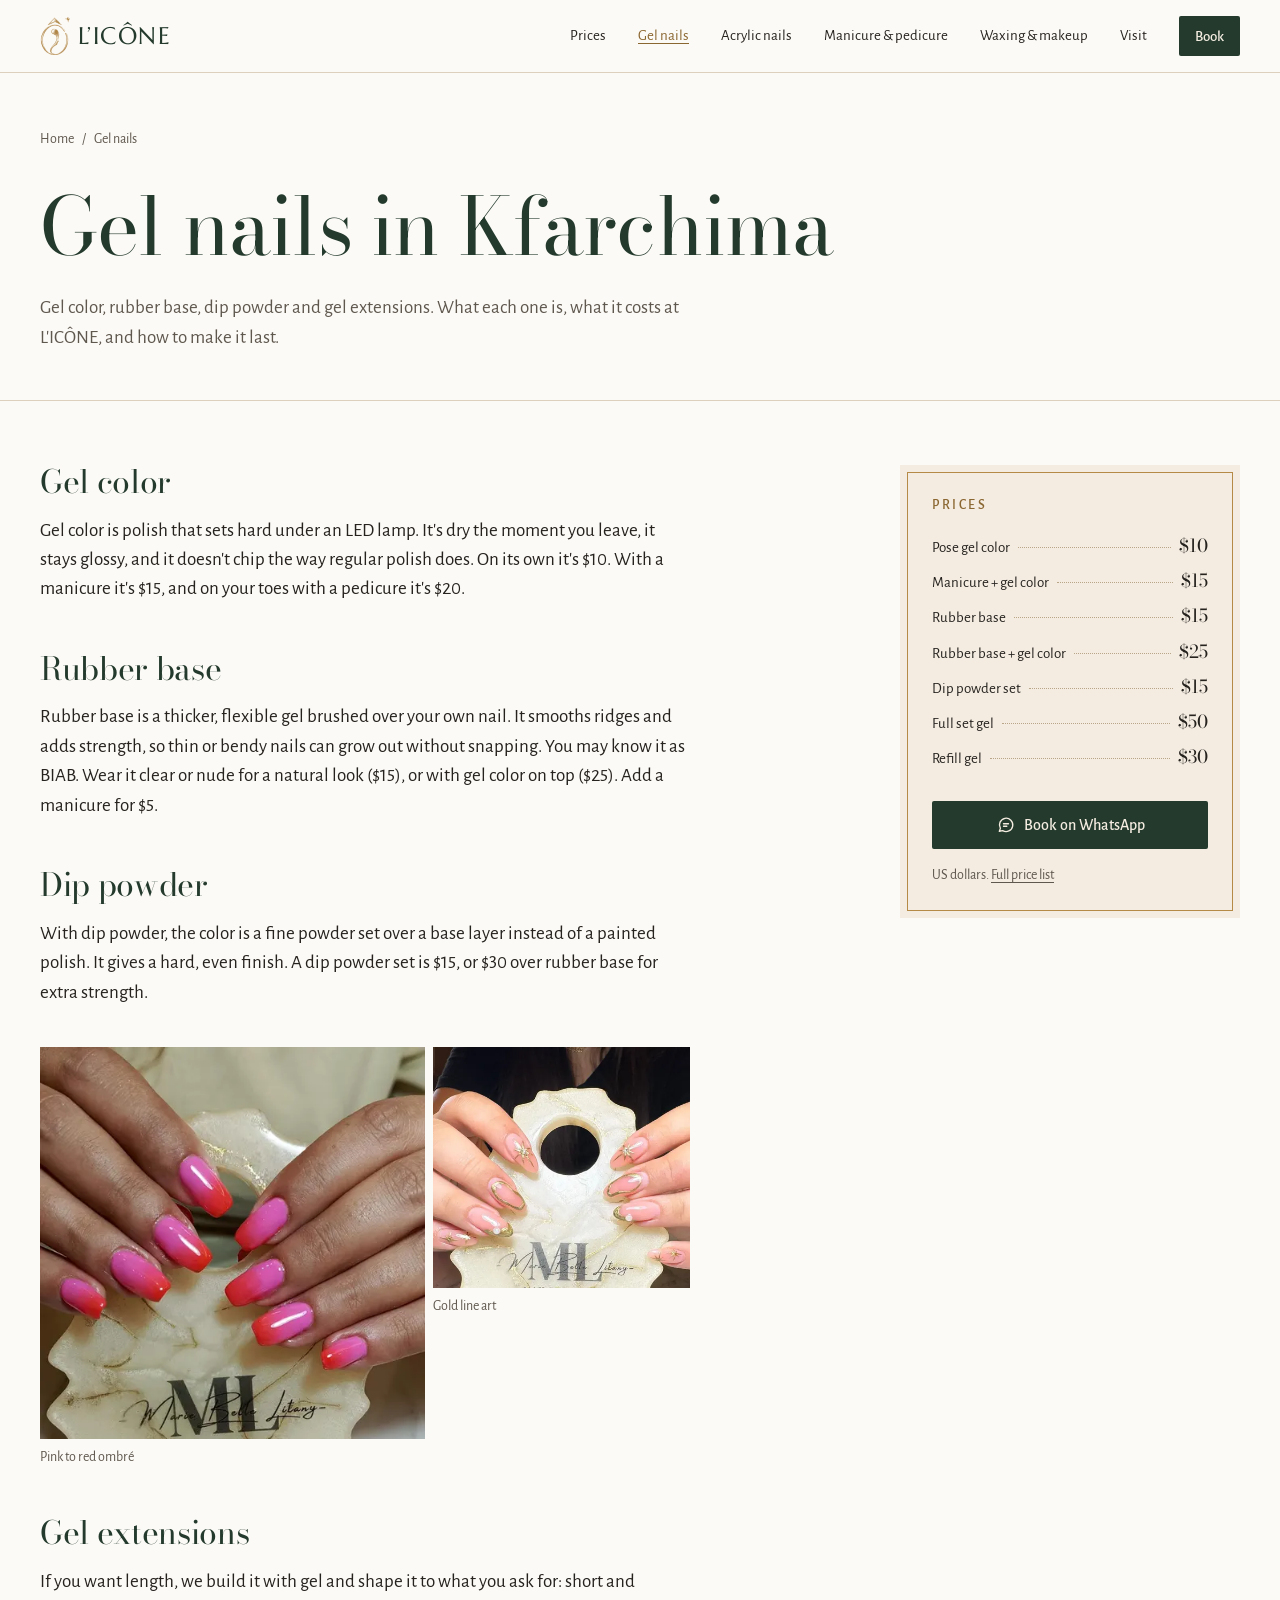
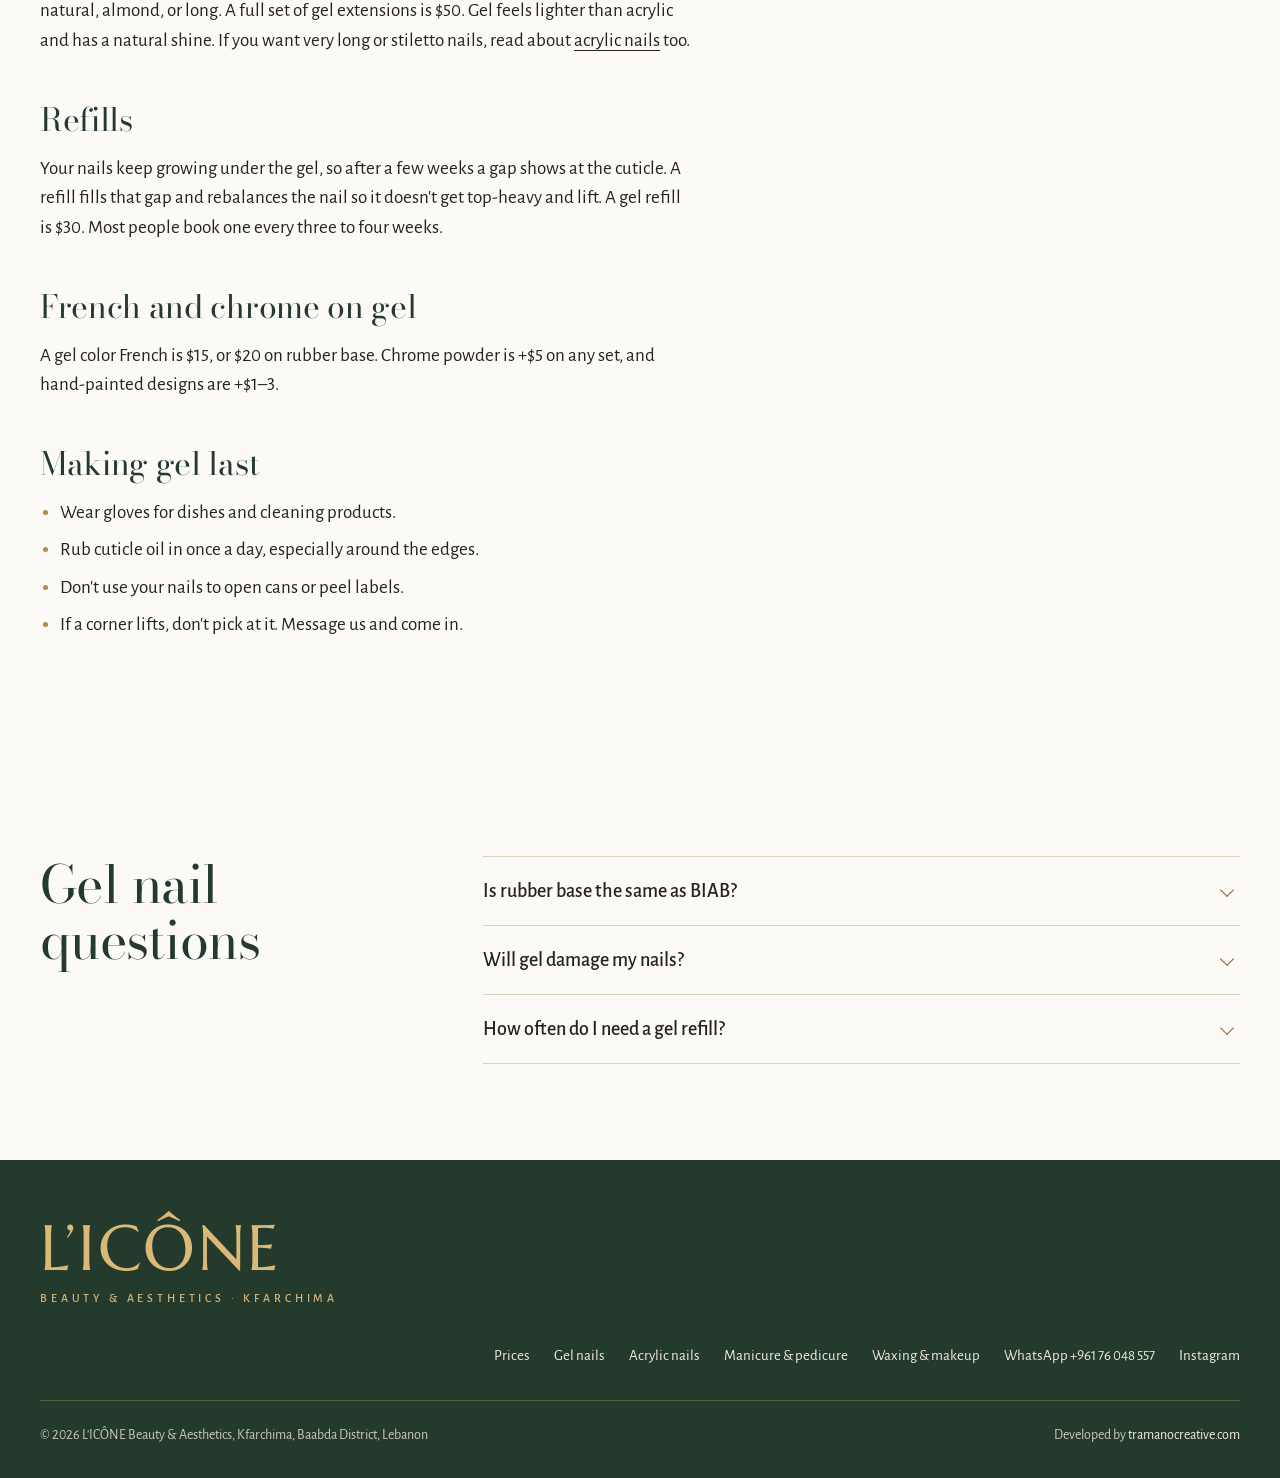
<file: gel-nails/index.html>
<!doctype html>
<html lang="en">
<head>
  <meta charset="utf-8">
  <meta name="viewport" content="width=device-width, initial-scale=1">
  <title>Gel Nails &amp; Gel Extensions in Kfarchima | L'ICÔNE</title>
  <meta name="description" content="Gel color from $10, rubber base (BIAB) $15, dip powder $15 and full set gel extensions $50 at L'ICÔNE beauty salon in Kfarchima. Book on WhatsApp.">
  <link rel="canonical" href="https://www.iconelb.com/gel-nails/">
  <meta name="theme-color" content="#233a2c">
  <meta name="geo.region" content="LB-JL">
  <meta name="geo.placename" content="Kfarchima">
  <meta property="og:type" content="website">
  <meta property="og:site_name" content="L'ICÔNE Beauty &amp; Aesthetics">
  <meta property="og:title" content="Gel Nails &amp; Gel Extensions in Kfarchima | L'ICÔNE">
  <meta property="og:description" content="Gel color from $10, rubber base (BIAB) $15, dip powder $15 and full set gel extensions $50 at L'ICÔNE beauty salon in Kfarchima. Book on WhatsApp.">
  <meta property="og:url" content="https://www.iconelb.com/gel-nails/">
  <meta property="og:image" content="https://www.iconelb.com/assets/brand/og-image.jpg">
  <meta property="og:image:width" content="1200">
  <meta property="og:image:height" content="630">
  <meta property="og:locale" content="en_LB">
  <meta name="twitter:card" content="summary_large_image">
  <link rel="icon" type="image/png" sizes="64x64" href="/assets/brand/favicon-64.png">
  <link rel="apple-touch-icon" href="/assets/brand/apple-touch-icon.png">
  <link rel="preconnect" href="https://fonts.googleapis.com">
  <link rel="preconnect" href="https://fonts.gstatic.com" crossorigin>
  <link rel="stylesheet" href="https://fonts.googleapis.com/css2?family=Alegreya+Sans:wght@400;500;700&family=Bodoni+Moda:opsz,wght@6..96,400..600&family=Marcellus&display=swap">
  <link rel="stylesheet" href="/assets/styles.css">
  <script type="application/ld+json">{"@context":"https://schema.org","@type":"Service","name":"Gel nails","serviceType":"Gel nails","description":"Gel color, rubber base, dip powder and gel extensions at L'ICÔNE in Kfarchima, Lebanon.","url":"https://www.iconelb.com/gel-nails/","provider":{"@id":"https://www.iconelb.com/#salon"},"areaServed":{"@type":"Place","name":"Kfarchima, Lebanon"},"offers":[{"@type":"Offer","name":"Pose gel color","price":10,"priceCurrency":"USD"},{"@type":"Offer","name":"Manicure + gel color","price":15,"priceCurrency":"USD"},{"@type":"Offer","name":"Rubber base","price":15,"priceCurrency":"USD"},{"@type":"Offer","name":"Rubber base + gel color","price":25,"priceCurrency":"USD"},{"@type":"Offer","name":"Dip powder set","price":15,"priceCurrency":"USD"},{"@type":"Offer","name":"Full set gel","price":50,"priceCurrency":"USD"},{"@type":"Offer","name":"Refill gel","price":30,"priceCurrency":"USD"}]}</script>
  <script type="application/ld+json">{"@context":"https://schema.org","@type":"BreadcrumbList","itemListElement":[{"@type":"ListItem","position":1,"name":"Home","item":"https://www.iconelb.com/"},{"@type":"ListItem","position":2,"name":"Gel nails","item":"https://www.iconelb.com/gel-nails/"}]}</script>
  <script type="application/ld+json">{"@context":"https://schema.org","@type":"FAQPage","mainEntity":[{"@type":"Question","name":"Is rubber base the same as BIAB?","acceptedAnswer":{"@type":"Answer","text":"Close enough. BIAB (builder in a bottle) is a brand name for the same idea: a thicker, flexible gel that strengthens your natural nail. At L'ICÔNE we call it rubber base. It's $15 on its own or $25 with gel color on top."}},{"@type":"Question","name":"Will gel damage my nails?","acceptedAnswer":{"@type":"Answer","text":"Gel on its own doesn't thin your nails. The damage usually comes from peeling it off, which pulls up the top layers of the nail. Come in and let us take it off properly instead."}},{"@type":"Question","name":"How often do I need a gel refill?","acceptedAnswer":{"@type":"Answer","text":"Most people come back every three to four weeks, once the gap at the cuticle starts to show. A gel refill is $30."}}]}</script>
</head>
<body>
  <a class="skip" href="#main">Skip to content</a>
  <header class="site-header">
    <div class="wrap">
      <a class="brand" href="/" aria-label="L'ICÔNE home">
        <img src="/assets/brand/logo-mark-gold.webp" width="30" height="38" alt="">
        <span>L’ICÔNE</span>
      </a>
      <button class="nav-toggle" aria-label="Menu" aria-expanded="false" aria-controls="nav"><svg viewBox="0 0 24 24" fill="none" stroke="currentColor" stroke-width="1.6" aria-hidden="true"><path d="M4 7h16M4 12h16M4 17h16" stroke-linecap="round"/></svg></button>
      <nav class="nav" id="nav" aria-label="Main">
        <a href="/prices/">Prices</a>
        <a href="/gel-nails/" aria-current="page">Gel nails</a>
        <a href="/acrylic-nails/">Acrylic nails</a>
        <a href="/manicure-pedicure/">Manicure & pedicure</a>
        <a href="/waxing-makeup/">Waxing & makeup</a>
        <a href="/#visit">Visit</a>
        <a class="btn" href="https://wa.me/96176048557?text=Hi%20L'IC%C3%94NE%2C%20I'd%20like%20to%20book%20an%20appointment.">Book</a>
      </nav>
    </div>
  </header>

  <main id="main">
    <section class="page-top">
      <div class="wrap">
        <nav class="crumbs" aria-label="Breadcrumb"><ol><li><a href="/">Home</a></li><li aria-current="page">Gel nails</li></ol></nav>
        <h1>Gel nails in Kfarchima</h1>
        <p class="lede">Gel color, rubber base, dip powder and gel extensions. What each one is, what it costs at L'ICÔNE, and how to make it last.</p>
      </div>
    </section>

    <div class="wrap article">
        <div class="prose">
          <h2>Gel color</h2>
          <p>Gel color is polish that sets hard under an LED lamp. It's dry the moment you leave, it stays glossy, and it doesn't chip the way regular polish does. On its own it's $10. With a manicure it's $15, and on your toes with a pedicure it's $20.</p>

          <h2>Rubber base</h2>
          <p>Rubber base is a thicker, flexible gel brushed over your own nail. It smooths ridges and adds strength, so thin or bendy nails can grow out without snapping. You may know it as BIAB. Wear it clear or nude for a natural look ($15), or with gel color on top ($25). Add a manicure for $5.</p>

          <h2>Dip powder</h2>
          <p>With dip powder, the color is a fine powder set over a base layer instead of a painted polish. It gives a hard, even finish. A dip powder set is $15, or $30 over rubber base for extra strength.</p>

          <div class="pair">
            <figure><img src="/assets/gallery/pink-red-ombre-nails-900.webp" srcset="/assets/gallery/pink-red-ombre-nails-480.webp 480w, /assets/gallery/pink-red-ombre-nails-900.webp 900w" sizes="(max-width: 920px) 55vw, 400px" width="900" height="914" alt="Square nails in a glossy pink to red ombré" style="object-position:center 8%" loading="lazy" decoding="async"><figcaption>Pink to red ombré</figcaption></figure>
            <figure><img src="/assets/gallery/gold-line-nail-art-900.webp" srcset="/assets/gallery/gold-line-nail-art-480.webp 480w, /assets/gallery/gold-line-nail-art-900.webp 900w" sizes="(max-width: 920px) 40vw, 270px" width="900" height="845" alt="Peach almond nails with gold line art, star details and a small pearl" style="object-position:center 12%" loading="lazy" decoding="async"><figcaption>Gold line art</figcaption></figure>
          </div>

          <h2>Gel extensions</h2>
          <p>If you want length, we build it with gel and shape it to what you ask for: short and natural, almond, or long. A full set of gel extensions is $50. Gel feels lighter than acrylic and has a natural shine. If you want very long or stiletto nails, read about <a href="/acrylic-nails/">acrylic nails</a> too.</p>

          <h2>Refills</h2>
          <p>Your nails keep growing under the gel, so after a few weeks a gap shows at the cuticle. A refill fills that gap and rebalances the nail so it doesn't get top-heavy and lift. A gel refill is $30. Most people book one every three to four weeks.</p>

          <h2>French and chrome on gel</h2>
          <p>A gel color French is $15, or $20 on rubber base. Chrome powder is +$5 on any set, and hand-painted designs are +$1–3.</p>

          <h2>Making gel last</h2>
          <ul>
            <li>Wear gloves for dishes and cleaning products.</li>
            <li>Rub cuticle oil in once a day, especially around the edges.</li>
            <li>Don't use your nails to open cans or peel labels.</li>
            <li>If a corner lifts, don't pick at it. Message us and come in.</li>
          </ul>
        </div>
      <aside class="side">
        <h2>Prices</h2>
        <ul>
          <li><span>Pose gel color</span><span class="dots"></span><b>$10</b></li>
          <li><span>Manicure + gel color</span><span class="dots"></span><b>$15</b></li>
          <li><span>Rubber base</span><span class="dots"></span><b>$15</b></li>
          <li><span>Rubber base + gel color</span><span class="dots"></span><b>$25</b></li>
          <li><span>Dip powder set</span><span class="dots"></span><b>$15</b></li>
          <li><span>Full set gel</span><span class="dots"></span><b>$50</b></li>
          <li><span>Refill gel</span><span class="dots"></span><b>$30</b></li>
        </ul>
        <a class="btn" href="https://wa.me/96176048557?text=Hi%20L'IC%C3%94NE%2C%20I'd%20like%20to%20book%20gel%20nails."><svg viewBox="0 0 24 24" fill="none" stroke="currentColor" stroke-width="1.6" aria-hidden="true"><path d="M4 19.5 5.3 16A8 8 0 1 1 8 18.7L4 19.5Z" stroke-linejoin="round"/><path d="M9 10.5h6M9 13.5h4" stroke-linecap="round"/></svg> Book on WhatsApp</a>
        <p>US dollars. <a href="/prices/">Full price list</a></p>
      </aside>
    </div>

    <section class="faq-section" aria-labelledby="faq-h">
      <div class="wrap">
        <h2 id="faq-h">Gel nail questions</h2>
        <div class="faq">
          <details>
            <summary>Is rubber base the same as BIAB?</summary>
            <p>Close enough. BIAB (builder in a bottle) is a brand name for the same idea: a thicker, flexible gel that strengthens your natural nail. At L'ICÔNE we call it rubber base. It's $15 on its own or $25 with gel color on top.</p>
          </details>
          <details>
            <summary>Will gel damage my nails?</summary>
            <p>Gel on its own doesn't thin your nails. The damage usually comes from peeling it off, which pulls up the top layers of the nail. Come in and let us take it off properly instead.</p>
          </details>
          <details>
            <summary>How often do I need a gel refill?</summary>
            <p>Most people come back every three to four weeks, once the gap at the cuticle starts to show. A gel refill is $30.</p>
          </details>
        </div>
      </div>
    </section>
  </main>

  <footer class="site-footer">
    <div class="wrap">
      <div class="foot-top">
        <p class="foot-mark">L’ICÔNE<small>BEAUTY &amp; AESTHETICS · KFARCHIMA</small></p>
        <ul class="foot-links">
          <li><a href="/prices/">Prices</a></li>
          <li><a href="/gel-nails/">Gel nails</a></li>
          <li><a href="/acrylic-nails/">Acrylic nails</a></li>
          <li><a href="/manicure-pedicure/">Manicure &amp; pedicure</a></li>
          <li><a href="/waxing-makeup/">Waxing &amp; makeup</a></li>
          <li><a href="https://wa.me/96176048557?text=Hi%20L'IC%C3%94NE%2C%20I'd%20like%20to%20book%20an%20appointment.">WhatsApp +961 76 048 557</a></li>
          <li><a href="https://www.instagram.com/icone.lb/">Instagram</a></li>
        </ul>
      </div>
      <div class="foot-base">
        <p>© 2026 L'ICÔNE Beauty &amp; Aesthetics, Kfarchima, Baabda District, Lebanon</p>
        <p class="site-credit">Developed by <a href="https://tramanocreative.com/">tramanocreative.com</a></p>
      </div>
    </div>
  </footer>

  <a class="book-bar" href="https://wa.me/96176048557?text=Hi%20L'IC%C3%94NE%2C%20I'd%20like%20to%20book%20an%20appointment."><svg viewBox="0 0 24 24" fill="none" stroke="currentColor" stroke-width="1.6" aria-hidden="true"><path d="M4 19.5 5.3 16A8 8 0 1 1 8 18.7L4 19.5Z" stroke-linejoin="round"/><path d="M9 10.5h6M9 13.5h4" stroke-linecap="round"/></svg> Book on WhatsApp</a>

  <script>
    var t = document.querySelector(".nav-toggle"), n = document.getElementById("nav");
    t.addEventListener("click", function () {
      var open = n.classList.toggle("open");
      t.setAttribute("aria-expanded", open);
    });
  </script>
</body>
</html>
</file>
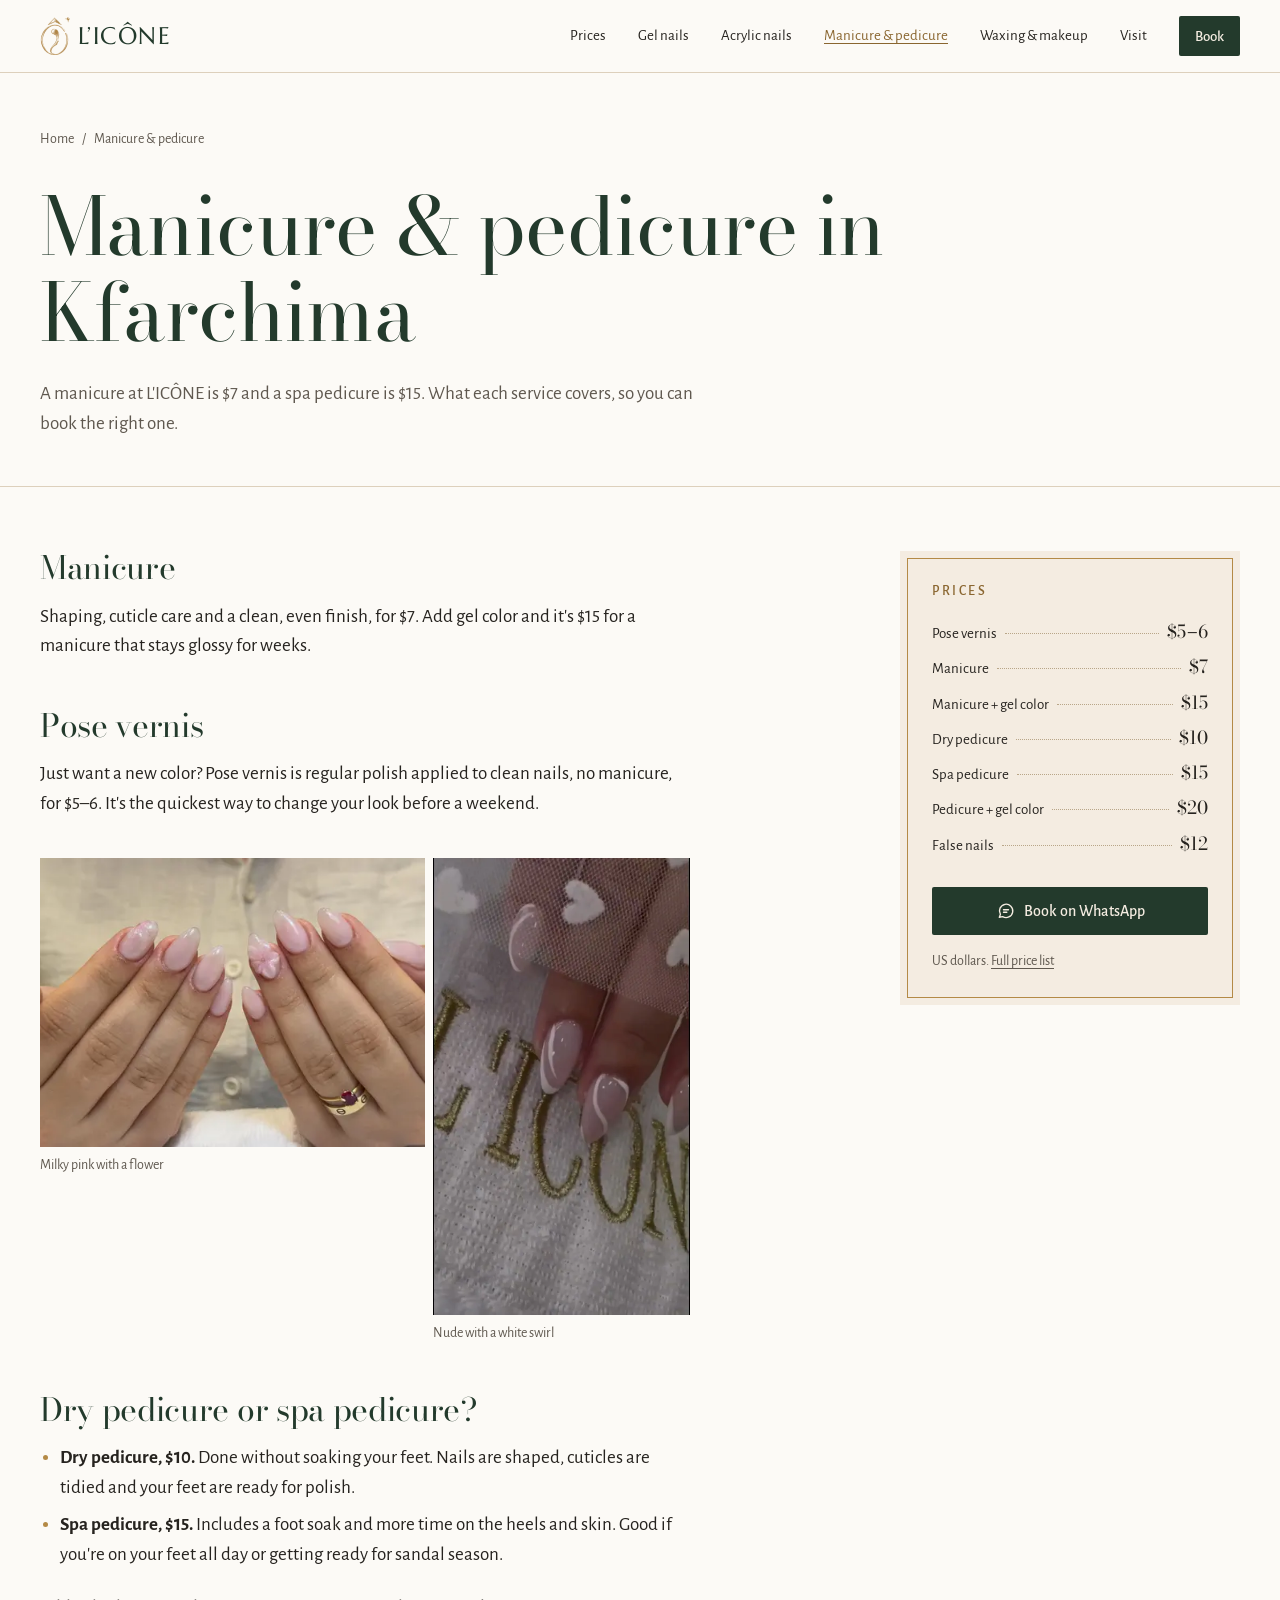
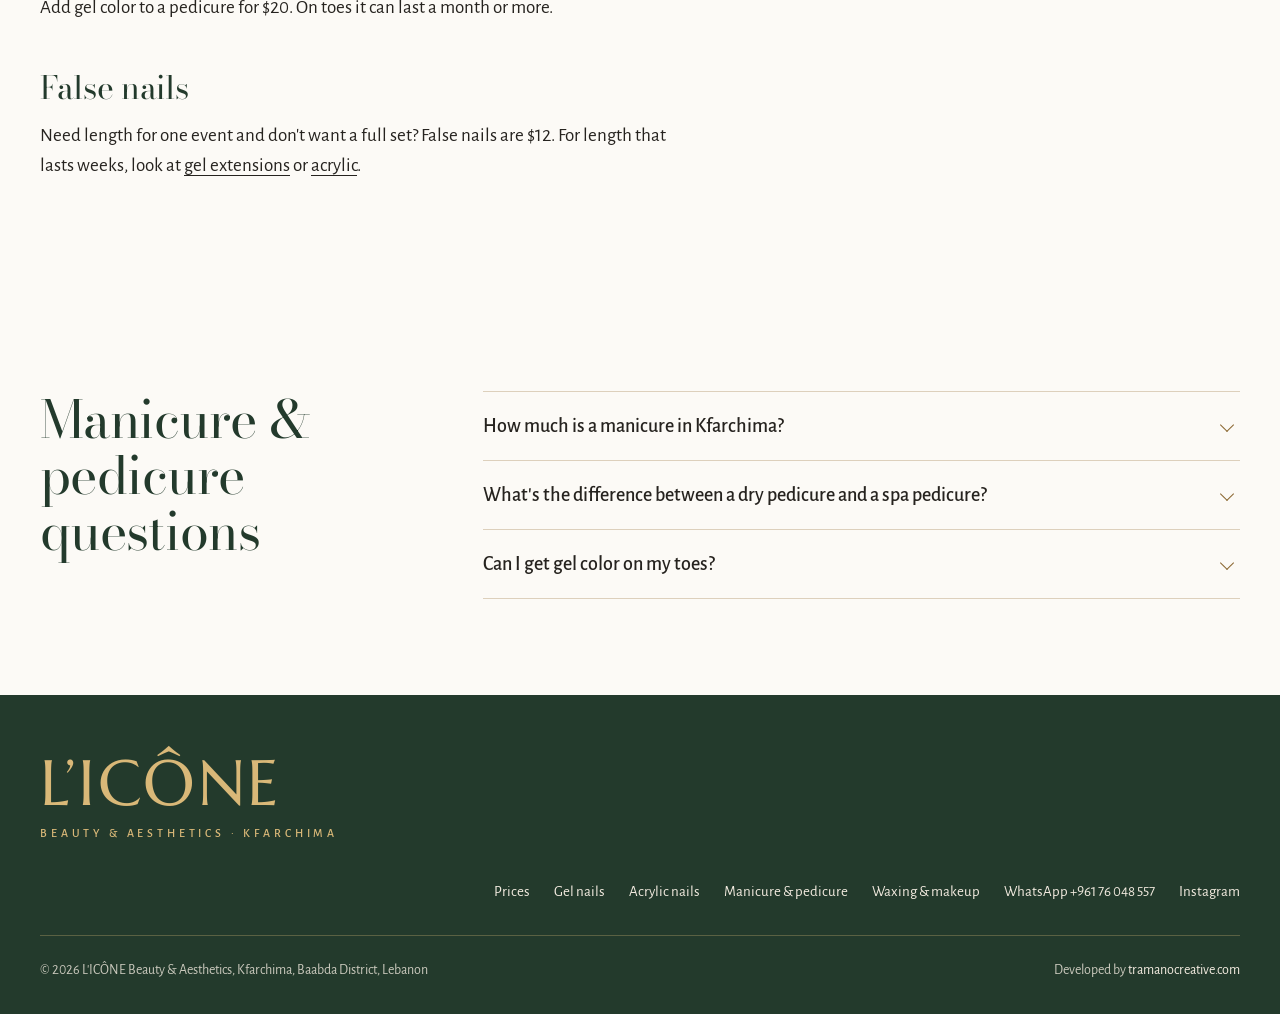
<file: manicure-pedicure/index.html>
<!doctype html>
<html lang="en">
<head>
  <meta charset="utf-8">
  <meta name="viewport" content="width=device-width, initial-scale=1">
  <title>Manicure &amp; Pedicure in Kfarchima from $7 | L'ICÔNE</title>
  <meta name="description" content="Manicure $7, pose vernis $5–6, dry pedicure $10, spa pedicure $15 and pedicure with gel color $20 at L'ICÔNE beauty salon in Kfarchima. Book on WhatsApp.">
  <link rel="canonical" href="https://www.iconelb.com/manicure-pedicure/">
  <meta name="theme-color" content="#233a2c">
  <meta name="geo.region" content="LB-JL">
  <meta name="geo.placename" content="Kfarchima">
  <meta property="og:type" content="website">
  <meta property="og:site_name" content="L'ICÔNE Beauty &amp; Aesthetics">
  <meta property="og:title" content="Manicure &amp; Pedicure in Kfarchima from $7 | L'ICÔNE">
  <meta property="og:description" content="Manicure $7, pose vernis $5–6, dry pedicure $10, spa pedicure $15 and pedicure with gel color $20 at L'ICÔNE beauty salon in Kfarchima. Book on WhatsApp.">
  <meta property="og:url" content="https://www.iconelb.com/manicure-pedicure/">
  <meta property="og:image" content="https://www.iconelb.com/assets/brand/og-image.jpg">
  <meta property="og:image:width" content="1200">
  <meta property="og:image:height" content="630">
  <meta property="og:locale" content="en_LB">
  <meta name="twitter:card" content="summary_large_image">
  <link rel="icon" type="image/png" sizes="64x64" href="/assets/brand/favicon-64.png">
  <link rel="apple-touch-icon" href="/assets/brand/apple-touch-icon.png">
  <link rel="preconnect" href="https://fonts.googleapis.com">
  <link rel="preconnect" href="https://fonts.gstatic.com" crossorigin>
  <link rel="stylesheet" href="https://fonts.googleapis.com/css2?family=Alegreya+Sans:wght@400;500;700&family=Bodoni+Moda:opsz,wght@6..96,400..600&family=Marcellus&display=swap">
  <link rel="stylesheet" href="/assets/styles.css">
  <script type="application/ld+json">{"@context":"https://schema.org","@type":"Service","name":"Manicure and pedicure","serviceType":"Manicure and pedicure","description":"Manicures, regular polish, dry and spa pedicures at L'ICÔNE in Kfarchima, Lebanon.","url":"https://www.iconelb.com/manicure-pedicure/","provider":{"@id":"https://www.iconelb.com/#salon"},"areaServed":{"@type":"Place","name":"Kfarchima, Lebanon"},"offers":[{"@type":"Offer","name":"Manicure","price":7,"priceCurrency":"USD"},{"@type":"Offer","name":"Pose vernis","price":5,"priceCurrency":"USD"},{"@type":"Offer","name":"Manicure + gel color","price":15,"priceCurrency":"USD"},{"@type":"Offer","name":"Dry pedicure","price":10,"priceCurrency":"USD"},{"@type":"Offer","name":"Spa pedicure","price":15,"priceCurrency":"USD"},{"@type":"Offer","name":"Pedicure + gel color","price":20,"priceCurrency":"USD"},{"@type":"Offer","name":"False nails","price":12,"priceCurrency":"USD"}]}</script>
  <script type="application/ld+json">{"@context":"https://schema.org","@type":"BreadcrumbList","itemListElement":[{"@type":"ListItem","position":1,"name":"Home","item":"https://www.iconelb.com/"},{"@type":"ListItem","position":2,"name":"Manicure & pedicure","item":"https://www.iconelb.com/manicure-pedicure/"}]}</script>
  <script type="application/ld+json">{"@context":"https://schema.org","@type":"FAQPage","mainEntity":[{"@type":"Question","name":"How much is a manicure in Kfarchima?","acceptedAnswer":{"@type":"Answer","text":"At L'ICÔNE a manicure is $7, regular polish without a manicure (pose vernis) is $5 to $6, and a manicure with gel color is $15."}},{"@type":"Question","name":"What's the difference between a dry pedicure and a spa pedicure?","acceptedAnswer":{"@type":"Answer","text":"A dry pedicure ($10) is done without soaking your feet in water. A spa pedicure ($15) includes a foot soak and more time on the heels and skin."}},{"@type":"Question","name":"Can I get gel color on my toes?","acceptedAnswer":{"@type":"Answer","text":"Yes. A pedicure with gel color is $20. It lasts much longer on toes than regular polish."}}]}</script>
</head>
<body>
  <a class="skip" href="#main">Skip to content</a>
  <header class="site-header">
    <div class="wrap">
      <a class="brand" href="/" aria-label="L'ICÔNE home">
        <img src="/assets/brand/logo-mark-gold.webp" width="30" height="38" alt="">
        <span>L’ICÔNE</span>
      </a>
      <button class="nav-toggle" aria-label="Menu" aria-expanded="false" aria-controls="nav"><svg viewBox="0 0 24 24" fill="none" stroke="currentColor" stroke-width="1.6" aria-hidden="true"><path d="M4 7h16M4 12h16M4 17h16" stroke-linecap="round"/></svg></button>
      <nav class="nav" id="nav" aria-label="Main">
        <a href="/prices/">Prices</a>
        <a href="/gel-nails/">Gel nails</a>
        <a href="/acrylic-nails/">Acrylic nails</a>
        <a href="/manicure-pedicure/" aria-current="page">Manicure & pedicure</a>
        <a href="/waxing-makeup/">Waxing & makeup</a>
        <a href="/#visit">Visit</a>
        <a class="btn" href="https://wa.me/96176048557?text=Hi%20L'IC%C3%94NE%2C%20I'd%20like%20to%20book%20an%20appointment.">Book</a>
      </nav>
    </div>
  </header>

  <main id="main">
    <section class="page-top">
      <div class="wrap">
        <nav class="crumbs" aria-label="Breadcrumb"><ol><li><a href="/">Home</a></li><li aria-current="page">Manicure &amp; pedicure</li></ol></nav>
        <h1>Manicure &amp; pedicure in Kfarchima</h1>
        <p class="lede">A manicure at L'ICÔNE is $7 and a spa pedicure is $15. What each service covers, so you can book the right one.</p>
      </div>
    </section>

    <div class="wrap article">
        <div class="prose">
          <h2>Manicure</h2>
          <p>Shaping, cuticle care and a clean, even finish, for $7. Add gel color and it's $15 for a manicure that stays glossy for weeks.</p>

          <h2>Pose vernis</h2>
          <p>Just want a new color? Pose vernis is regular polish applied to clean nails, no manicure, for $5–6. It's the quickest way to change your look before a weekend.</p>

          <div class="pair">
            <figure><img src="/assets/gallery/pink-flower-nail-art-900.webp" srcset="/assets/gallery/pink-flower-nail-art-480.webp 480w, /assets/gallery/pink-flower-nail-art-900.webp 900w" sizes="(max-width: 920px) 55vw, 400px" width="900" height="675" alt="Milky pink almond nails with one 3D flower accent" loading="lazy" decoding="async"><figcaption>Milky pink with a flower</figcaption></figure>
            <figure><img src="/assets/gallery/nude-swirl-nails-480.webp" srcset="/assets/gallery/nude-swirl-nails-480.webp 480w" sizes="(max-width: 920px) 40vw, 270px" width="480" height="854" alt="Nude almond nails with a thin white swirl" loading="lazy" decoding="async"><figcaption>Nude with a white swirl</figcaption></figure>
          </div>

          <h2>Dry pedicure or spa pedicure?</h2>
          <ul>
            <li><strong>Dry pedicure, $10.</strong> Done without soaking your feet. Nails are shaped, cuticles are tidied and your feet are ready for polish.</li>
            <li><strong>Spa pedicure, $15.</strong> Includes a foot soak and more time on the heels and skin. Good if you're on your feet all day or getting ready for sandal season.</li>
          </ul>
          <p>Add gel color to a pedicure for $20. On toes it can last a month or more.</p>

          <h2>False nails</h2>
          <p>Need length for one event and don't want a full set? False nails are $12. For length that lasts weeks, look at <a href="/gel-nails/">gel extensions</a> or <a href="/acrylic-nails/">acrylic</a>.</p>
        </div>
      <aside class="side">
        <h2>Prices</h2>
        <ul>
          <li><span>Pose vernis</span><span class="dots"></span><b>$5<span class="dash">–</span>6</b></li>
          <li><span>Manicure</span><span class="dots"></span><b>$7</b></li>
          <li><span>Manicure + gel color</span><span class="dots"></span><b>$15</b></li>
          <li><span>Dry pedicure</span><span class="dots"></span><b>$10</b></li>
          <li><span>Spa pedicure</span><span class="dots"></span><b>$15</b></li>
          <li><span>Pedicure + gel color</span><span class="dots"></span><b>$20</b></li>
          <li><span>False nails</span><span class="dots"></span><b>$12</b></li>
        </ul>
        <a class="btn" href="https://wa.me/96176048557?text=Hi%20L'IC%C3%94NE%2C%20I'd%20like%20to%20book%20a%20manicure%20%2F%20pedicure."><svg viewBox="0 0 24 24" fill="none" stroke="currentColor" stroke-width="1.6" aria-hidden="true"><path d="M4 19.5 5.3 16A8 8 0 1 1 8 18.7L4 19.5Z" stroke-linejoin="round"/><path d="M9 10.5h6M9 13.5h4" stroke-linecap="round"/></svg> Book on WhatsApp</a>
        <p>US dollars. <a href="/prices/">Full price list</a></p>
      </aside>
    </div>

    <section class="faq-section" aria-labelledby="faq-h">
      <div class="wrap">
        <h2 id="faq-h">Manicure &amp; pedicure questions</h2>
        <div class="faq">
          <details>
            <summary>How much is a manicure in Kfarchima?</summary>
            <p>At L'ICÔNE a manicure is $7, regular polish without a manicure (pose vernis) is $5 to $6, and a manicure with gel color is $15.</p>
          </details>
          <details>
            <summary>What's the difference between a dry pedicure and a spa pedicure?</summary>
            <p>A dry pedicure ($10) is done without soaking your feet in water. A spa pedicure ($15) includes a foot soak and more time on the heels and skin.</p>
          </details>
          <details>
            <summary>Can I get gel color on my toes?</summary>
            <p>Yes. A pedicure with gel color is $20. It lasts much longer on toes than regular polish.</p>
          </details>
        </div>
      </div>
    </section>
  </main>

  <footer class="site-footer">
    <div class="wrap">
      <div class="foot-top">
        <p class="foot-mark">L’ICÔNE<small>BEAUTY &amp; AESTHETICS · KFARCHIMA</small></p>
        <ul class="foot-links">
          <li><a href="/prices/">Prices</a></li>
          <li><a href="/gel-nails/">Gel nails</a></li>
          <li><a href="/acrylic-nails/">Acrylic nails</a></li>
          <li><a href="/manicure-pedicure/">Manicure &amp; pedicure</a></li>
          <li><a href="/waxing-makeup/">Waxing &amp; makeup</a></li>
          <li><a href="https://wa.me/96176048557?text=Hi%20L'IC%C3%94NE%2C%20I'd%20like%20to%20book%20an%20appointment.">WhatsApp +961 76 048 557</a></li>
          <li><a href="https://www.instagram.com/icone.lb/">Instagram</a></li>
        </ul>
      </div>
      <div class="foot-base">
        <p>© 2026 L'ICÔNE Beauty &amp; Aesthetics, Kfarchima, Baabda District, Lebanon</p>
        <p class="site-credit">Developed by <a href="https://tramanocreative.com/">tramanocreative.com</a></p>
      </div>
    </div>
  </footer>

  <a class="book-bar" href="https://wa.me/96176048557?text=Hi%20L'IC%C3%94NE%2C%20I'd%20like%20to%20book%20an%20appointment."><svg viewBox="0 0 24 24" fill="none" stroke="currentColor" stroke-width="1.6" aria-hidden="true"><path d="M4 19.5 5.3 16A8 8 0 1 1 8 18.7L4 19.5Z" stroke-linejoin="round"/><path d="M9 10.5h6M9 13.5h4" stroke-linecap="round"/></svg> Book on WhatsApp</a>

  <script>
    var t = document.querySelector(".nav-toggle"), n = document.getElementById("nav");
    t.addEventListener("click", function () {
      var open = n.classList.toggle("open");
      t.setAttribute("aria-expanded", open);
    });
  </script>
</body>
</html>
</file>
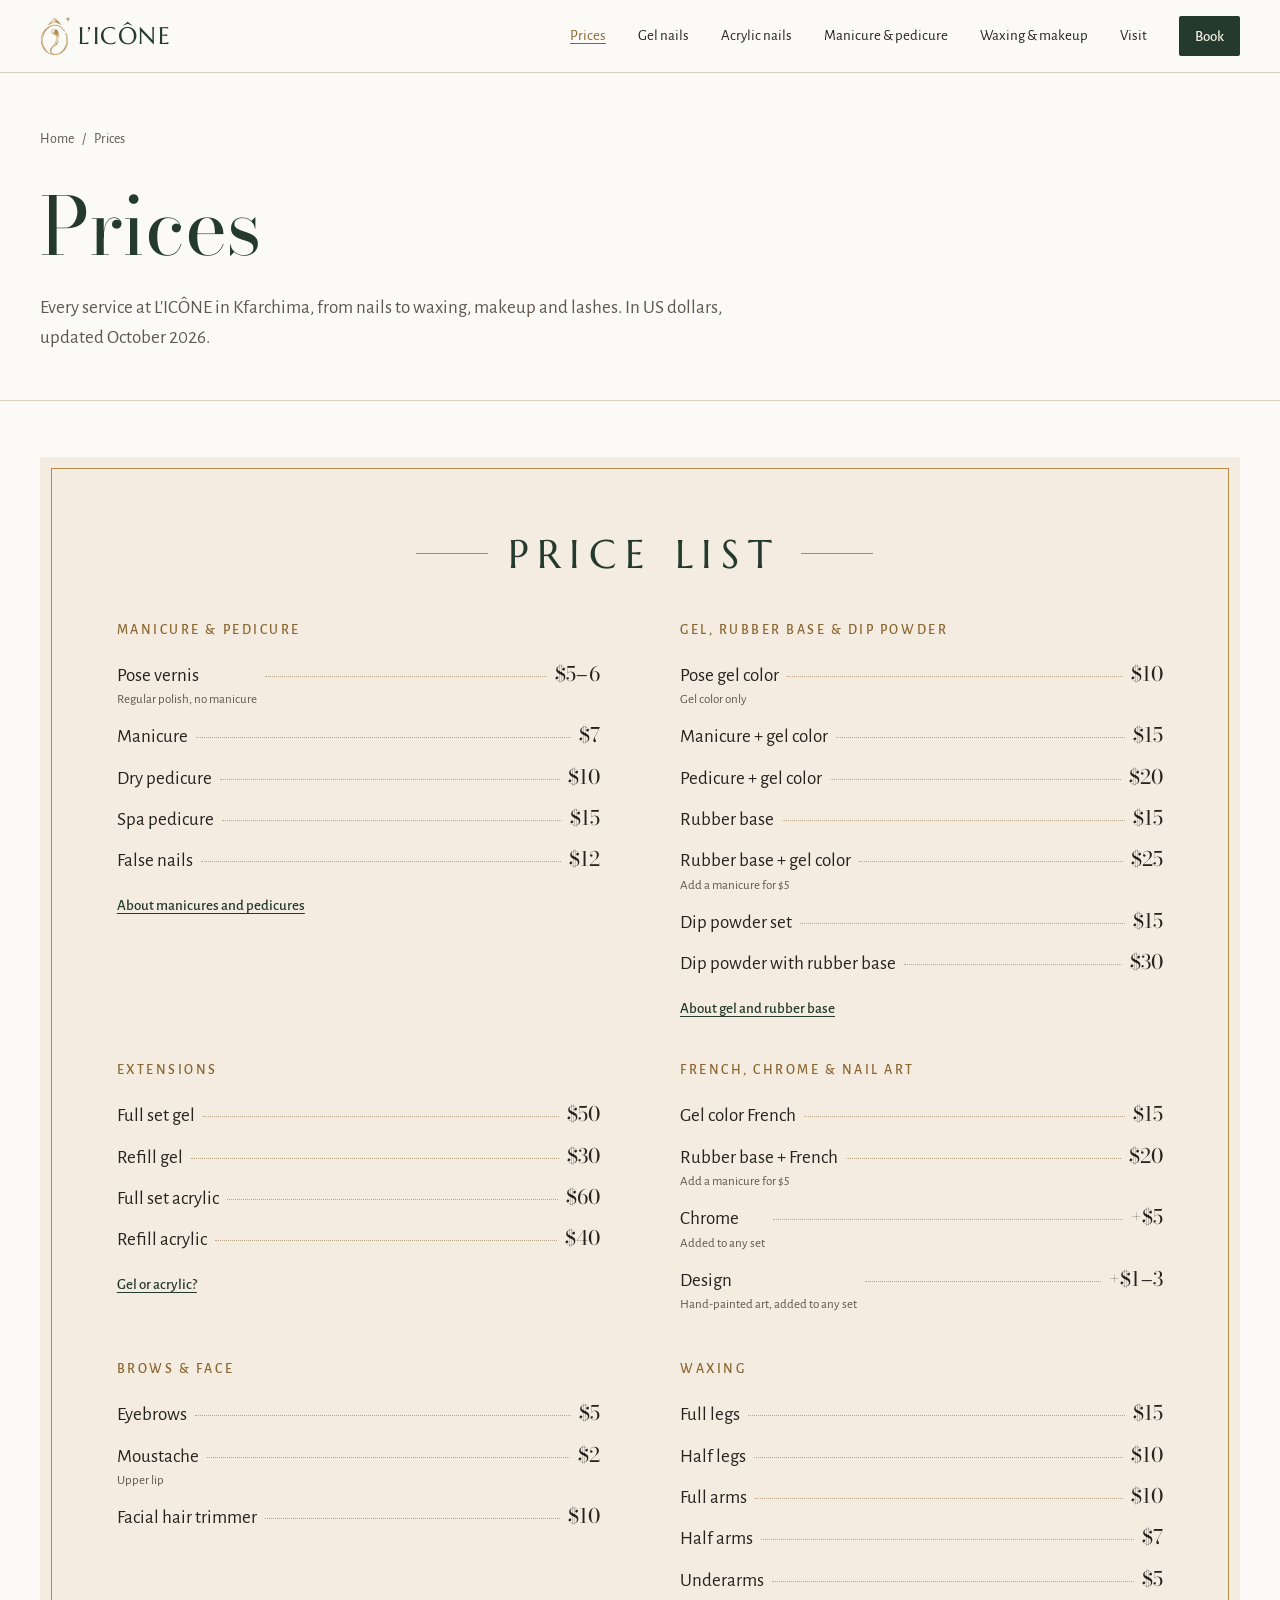
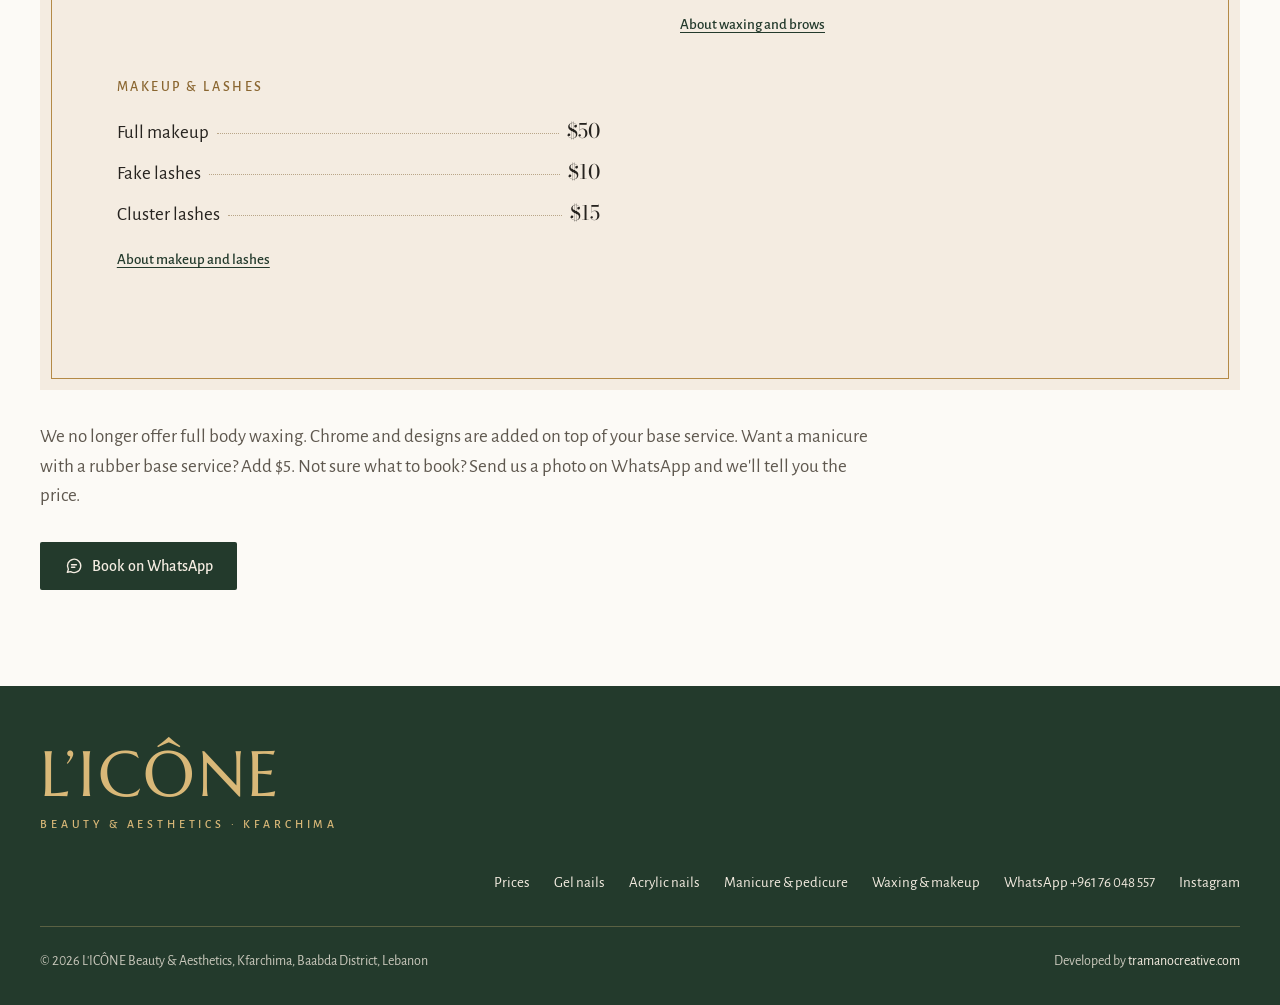
<file: prices/index.html>
<!doctype html>
<html lang="en">
<head>
  <meta charset="utf-8">
  <meta name="viewport" content="width=device-width, initial-scale=1">
  <title>Prices in Kfarchima: Nails, Waxing, Makeup | L'ICÔNE</title>
  <meta name="description" content="Full price list at L'ICÔNE, Kfarchima: manicure $7, gel color $10, acrylic full set $60, eyebrows $5, full legs wax $15, full makeup $50. Prices in USD.">
  <link rel="canonical" href="https://www.iconelb.com/prices/">
  <meta name="theme-color" content="#233a2c">
  <meta name="geo.region" content="LB-JL">
  <meta name="geo.placename" content="Kfarchima">
  <meta property="og:type" content="website">
  <meta property="og:site_name" content="L'ICÔNE Beauty &amp; Aesthetics">
  <meta property="og:title" content="Prices in Kfarchima: Nails, Waxing, Makeup | L'ICÔNE">
  <meta property="og:description" content="Full price list at L'ICÔNE, Kfarchima: manicure $7, gel color $10, acrylic full set $60, eyebrows $5, full legs wax $15, full makeup $50. Prices in USD.">
  <meta property="og:url" content="https://www.iconelb.com/prices/">
  <meta property="og:image" content="https://www.iconelb.com/assets/brand/og-image.jpg">
  <meta property="og:image:width" content="1200">
  <meta property="og:image:height" content="630">
  <meta property="og:locale" content="en_LB">
  <meta name="twitter:card" content="summary_large_image">
  <link rel="icon" type="image/png" sizes="64x64" href="/assets/brand/favicon-64.png">
  <link rel="apple-touch-icon" href="/assets/brand/apple-touch-icon.png">
  <link rel="preconnect" href="https://fonts.googleapis.com">
  <link rel="preconnect" href="https://fonts.gstatic.com" crossorigin>
  <link rel="stylesheet" href="https://fonts.googleapis.com/css2?family=Alegreya+Sans:wght@400;500;700&family=Bodoni+Moda:opsz,wght@6..96,400..600&family=Marcellus&display=swap">
  <link rel="stylesheet" href="/assets/styles.css">
  <script type="application/ld+json">{"@context":"https://schema.org","@type":["BeautySalon","NailSalon"],"@id":"https://www.iconelb.com/#salon","name":"L'ICÔNE","alternateName":["L'ICÔNE Beauty & Aesthetics","L'icone","Licone","Icone Lebanon"],"slogan":"Where Every Woman Becomes Iconic","url":"https://www.iconelb.com/","logo":"https://www.iconelb.com/assets/brand/logo-mark-gold.png","image":["https://www.iconelb.com/assets/brand/og-image.jpg","https://www.iconelb.com/assets/gallery/licone-storefront-kfarchima-900.webp"],"telephone":"+96176048557","priceRange":"$2–$60","currenciesAccepted":"USD","foundingDate":"2026-09-20","address":{"@type":"PostalAddress","addressLocality":"Kfarchima","addressRegion":"Mount Lebanon","addressCountry":"LB"},"areaServed":[{"@type":"Place","name":"Kfarchima"},{"@type":"Place","name":"Hadath"},{"@type":"Place","name":"Choueifat"},{"@type":"Place","name":"Bsaba"},{"@type":"Place","name":"Lailaki"},{"@type":"Place","name":"Baabda"}],"sameAs":["https://www.instagram.com/icone.lb/"],"hasOfferCatalog":{"@type":"OfferCatalog","name":"Beauty and nail services","itemListElement":[{"@type":"OfferCatalog","name":"Manicure & pedicure","itemListElement":[{"@type":"Offer","itemOffered":{"@type":"Service","name":"Pose vernis (regular polish, no manicure)"},"priceSpecification":{"@type":"PriceSpecification","minPrice":5,"maxPrice":6,"priceCurrency":"USD"}},{"@type":"Offer","itemOffered":{"@type":"Service","name":"Manicure"},"priceSpecification":{"@type":"PriceSpecification","price":7,"priceCurrency":"USD"}},{"@type":"Offer","itemOffered":{"@type":"Service","name":"Dry pedicure"},"priceSpecification":{"@type":"PriceSpecification","price":10,"priceCurrency":"USD"}},{"@type":"Offer","itemOffered":{"@type":"Service","name":"Spa pedicure"},"priceSpecification":{"@type":"PriceSpecification","price":15,"priceCurrency":"USD"}},{"@type":"Offer","itemOffered":{"@type":"Service","name":"False nails"},"priceSpecification":{"@type":"PriceSpecification","price":12,"priceCurrency":"USD"}}]},{"@type":"OfferCatalog","name":"Gel, rubber base & dip powder","itemListElement":[{"@type":"Offer","itemOffered":{"@type":"Service","name":"Pose gel color (gel color only)"},"priceSpecification":{"@type":"PriceSpecification","price":10,"priceCurrency":"USD"}},{"@type":"Offer","itemOffered":{"@type":"Service","name":"Manicure + gel color"},"priceSpecification":{"@type":"PriceSpecification","price":15,"priceCurrency":"USD"}},{"@type":"Offer","itemOffered":{"@type":"Service","name":"Pedicure + gel color"},"priceSpecification":{"@type":"PriceSpecification","price":20,"priceCurrency":"USD"}},{"@type":"Offer","itemOffered":{"@type":"Service","name":"Rubber base"},"priceSpecification":{"@type":"PriceSpecification","price":15,"priceCurrency":"USD"}},{"@type":"Offer","itemOffered":{"@type":"Service","name":"Rubber base + gel color"},"priceSpecification":{"@type":"PriceSpecification","price":25,"priceCurrency":"USD"}},{"@type":"Offer","itemOffered":{"@type":"Service","name":"Dip powder set"},"priceSpecification":{"@type":"PriceSpecification","price":15,"priceCurrency":"USD"}},{"@type":"Offer","itemOffered":{"@type":"Service","name":"Dip powder with rubber base"},"priceSpecification":{"@type":"PriceSpecification","price":30,"priceCurrency":"USD"}}]},{"@type":"OfferCatalog","name":"Extensions","itemListElement":[{"@type":"Offer","itemOffered":{"@type":"Service","name":"Full set gel"},"priceSpecification":{"@type":"PriceSpecification","price":50,"priceCurrency":"USD"}},{"@type":"Offer","itemOffered":{"@type":"Service","name":"Refill gel"},"priceSpecification":{"@type":"PriceSpecification","price":30,"priceCurrency":"USD"}},{"@type":"Offer","itemOffered":{"@type":"Service","name":"Full set acrylic"},"priceSpecification":{"@type":"PriceSpecification","price":60,"priceCurrency":"USD"}},{"@type":"Offer","itemOffered":{"@type":"Service","name":"Refill acrylic"},"priceSpecification":{"@type":"PriceSpecification","price":40,"priceCurrency":"USD"}}]},{"@type":"OfferCatalog","name":"French, chrome & nail art","itemListElement":[{"@type":"Offer","itemOffered":{"@type":"Service","name":"Gel color French"},"priceSpecification":{"@type":"PriceSpecification","price":15,"priceCurrency":"USD"}},{"@type":"Offer","itemOffered":{"@type":"Service","name":"Rubber base + French"},"priceSpecification":{"@type":"PriceSpecification","price":20,"priceCurrency":"USD"}},{"@type":"Offer","itemOffered":{"@type":"Service","name":"Chrome"},"priceSpecification":{"@type":"PriceSpecification","price":5,"priceCurrency":"USD"}},{"@type":"Offer","itemOffered":{"@type":"Service","name":"Design (hand-painted art, added to any set)"},"priceSpecification":{"@type":"PriceSpecification","minPrice":1,"maxPrice":3,"priceCurrency":"USD"}}]},{"@type":"OfferCatalog","name":"Brows & face","itemListElement":[{"@type":"Offer","itemOffered":{"@type":"Service","name":"Eyebrows"},"priceSpecification":{"@type":"PriceSpecification","price":5,"priceCurrency":"USD"}},{"@type":"Offer","itemOffered":{"@type":"Service","name":"Moustache (upper lip)"},"priceSpecification":{"@type":"PriceSpecification","price":2,"priceCurrency":"USD"}},{"@type":"Offer","itemOffered":{"@type":"Service","name":"Facial hair trimmer"},"priceSpecification":{"@type":"PriceSpecification","price":10,"priceCurrency":"USD"}}]},{"@type":"OfferCatalog","name":"Waxing","itemListElement":[{"@type":"Offer","itemOffered":{"@type":"Service","name":"Full legs"},"priceSpecification":{"@type":"PriceSpecification","price":15,"priceCurrency":"USD"}},{"@type":"Offer","itemOffered":{"@type":"Service","name":"Half legs"},"priceSpecification":{"@type":"PriceSpecification","price":10,"priceCurrency":"USD"}},{"@type":"Offer","itemOffered":{"@type":"Service","name":"Full arms"},"priceSpecification":{"@type":"PriceSpecification","price":10,"priceCurrency":"USD"}},{"@type":"Offer","itemOffered":{"@type":"Service","name":"Half arms"},"priceSpecification":{"@type":"PriceSpecification","price":7,"priceCurrency":"USD"}},{"@type":"Offer","itemOffered":{"@type":"Service","name":"Underarms"},"priceSpecification":{"@type":"PriceSpecification","price":5,"priceCurrency":"USD"}}]},{"@type":"OfferCatalog","name":"Makeup & lashes","itemListElement":[{"@type":"Offer","itemOffered":{"@type":"Service","name":"Full makeup"},"priceSpecification":{"@type":"PriceSpecification","price":50,"priceCurrency":"USD"}},{"@type":"Offer","itemOffered":{"@type":"Service","name":"Fake lashes"},"priceSpecification":{"@type":"PriceSpecification","price":10,"priceCurrency":"USD"}},{"@type":"Offer","itemOffered":{"@type":"Service","name":"Cluster lashes"},"priceSpecification":{"@type":"PriceSpecification","price":15,"priceCurrency":"USD"}}]}]}}</script>
  <script type="application/ld+json">{"@context":"https://schema.org","@type":"BreadcrumbList","itemListElement":[{"@type":"ListItem","position":1,"name":"Home","item":"https://www.iconelb.com/"},{"@type":"ListItem","position":2,"name":"Prices","item":"https://www.iconelb.com/prices/"}]}</script>
</head>
<body>
  <a class="skip" href="#main">Skip to content</a>
  <header class="site-header">
    <div class="wrap">
      <a class="brand" href="/" aria-label="L'ICÔNE home">
        <img src="/assets/brand/logo-mark-gold.webp" width="30" height="38" alt="">
        <span>L’ICÔNE</span>
      </a>
      <button class="nav-toggle" aria-label="Menu" aria-expanded="false" aria-controls="nav"><svg viewBox="0 0 24 24" fill="none" stroke="currentColor" stroke-width="1.6" aria-hidden="true"><path d="M4 7h16M4 12h16M4 17h16" stroke-linecap="round"/></svg></button>
      <nav class="nav" id="nav" aria-label="Main">
        <a href="/prices/" aria-current="page">Prices</a>
        <a href="/gel-nails/">Gel nails</a>
        <a href="/acrylic-nails/">Acrylic nails</a>
        <a href="/manicure-pedicure/">Manicure & pedicure</a>
        <a href="/waxing-makeup/">Waxing & makeup</a>
        <a href="/#visit">Visit</a>
        <a class="btn" href="https://wa.me/96176048557?text=Hi%20L'IC%C3%94NE%2C%20I'd%20like%20to%20book%20an%20appointment.">Book</a>
      </nav>
    </div>
  </header>

  <main id="main">
    <section class="page-top">
      <div class="wrap">
        <nav class="crumbs" aria-label="Breadcrumb"><ol><li><a href="/">Home</a></li><li aria-current="page">Prices</li></ol></nav>
        <h1>Prices</h1>
        <p class="lede">Every service at L'ICÔNE in Kfarchima, from nails to waxing, makeup and lashes. In US dollars, updated October 2026.</p>
      </div>
    </section>

    <section class="prices-page">
      <div class="wrap">
        <div class="card">
          <p class="card-title" aria-hidden="true">Price list</p>
          <div class="menu">
          <div class="menu-group" id="basics">
            <h2>Manicure &amp; pedicure</h2>
            <ul>
              <li><span class="name">Pose vernis<small>Regular polish, no manicure</small></span><span class="dots"></span><span class="price">$5<span class="dash">–</span>6</span></li>
              <li><span class="name">Manicure</span><span class="dots"></span><span class="price">$7</span></li>
              <li><span class="name">Dry pedicure</span><span class="dots"></span><span class="price">$10</span></li>
              <li><span class="name">Spa pedicure</span><span class="dots"></span><span class="price">$15</span></li>
              <li><span class="name">False nails</span><span class="dots"></span><span class="price">$12</span></li>
            </ul>
            <a class="link more" href="/manicure-pedicure/">About manicures and pedicures</a>
          </div>
          <div class="menu-group" id="gel">
            <h2>Gel, rubber base &amp; dip powder</h2>
            <ul>
              <li><span class="name">Pose gel color<small>Gel color only</small></span><span class="dots"></span><span class="price">$10</span></li>
              <li><span class="name">Manicure + gel color</span><span class="dots"></span><span class="price">$15</span></li>
              <li><span class="name">Pedicure + gel color</span><span class="dots"></span><span class="price">$20</span></li>
              <li><span class="name">Rubber base</span><span class="dots"></span><span class="price">$15</span></li>
              <li><span class="name">Rubber base + gel color<small>Add a manicure for $5</small></span><span class="dots"></span><span class="price">$25</span></li>
              <li><span class="name">Dip powder set</span><span class="dots"></span><span class="price">$15</span></li>
              <li><span class="name">Dip powder with rubber base</span><span class="dots"></span><span class="price">$30</span></li>
            </ul>
            <a class="link more" href="/gel-nails/">About gel and rubber base</a>
          </div>
          <div class="menu-group" id="extensions">
            <h2>Extensions</h2>
            <ul>
              <li><span class="name">Full set gel</span><span class="dots"></span><span class="price">$50</span></li>
              <li><span class="name">Refill gel</span><span class="dots"></span><span class="price">$30</span></li>
              <li><span class="name">Full set acrylic</span><span class="dots"></span><span class="price">$60</span></li>
              <li><span class="name">Refill acrylic</span><span class="dots"></span><span class="price">$40</span></li>
            </ul>
            <a class="link more" href="/acrylic-nails/">Gel or acrylic?</a>
          </div>
          <div class="menu-group" id="french">
            <h2>French, chrome &amp; nail art</h2>
            <ul>
              <li><span class="name">Gel color French</span><span class="dots"></span><span class="price">$15</span></li>
              <li><span class="name">Rubber base + French<small>Add a manicure for $5</small></span><span class="dots"></span><span class="price">$20</span></li>
              <li><span class="name">Chrome<small>Added to any set</small></span><span class="dots"></span><span class="price">+$5</span></li>
              <li><span class="name">Design<small>Hand-painted art, added to any set</small></span><span class="dots"></span><span class="price">+$1<span class="dash">–</span>3</span></li>
            </ul>
          </div>
          <div class="menu-group" id="face">
            <h2>Brows &amp; face</h2>
            <ul>
              <li><span class="name">Eyebrows</span><span class="dots"></span><span class="price">$5</span></li>
              <li><span class="name">Moustache<small>Upper lip</small></span><span class="dots"></span><span class="price">$2</span></li>
              <li><span class="name">Facial hair trimmer</span><span class="dots"></span><span class="price">$10</span></li>
            </ul>
          </div>
          <div class="menu-group" id="wax">
            <h2>Waxing</h2>
            <ul>
              <li><span class="name">Full legs</span><span class="dots"></span><span class="price">$15</span></li>
              <li><span class="name">Half legs</span><span class="dots"></span><span class="price">$10</span></li>
              <li><span class="name">Full arms</span><span class="dots"></span><span class="price">$10</span></li>
              <li><span class="name">Half arms</span><span class="dots"></span><span class="price">$7</span></li>
              <li><span class="name">Underarms</span><span class="dots"></span><span class="price">$5</span></li>
            </ul>
            <a class="link more" href="/waxing-makeup/#waxing">About waxing and brows</a>
          </div>
          <div class="menu-group" id="makeup">
            <h2>Makeup &amp; lashes</h2>
            <ul>
              <li><span class="name">Full makeup</span><span class="dots"></span><span class="price">$50</span></li>
              <li><span class="name">Fake lashes</span><span class="dots"></span><span class="price">$10</span></li>
              <li><span class="name">Cluster lashes</span><span class="dots"></span><span class="price">$15</span></li>
            </ul>
            <a class="link more" href="/waxing-makeup/#makeup">About makeup and lashes</a>
          </div>
          </div>
        </div>
        <p class="note">We no longer offer full body waxing. Chrome and designs are added on top of your base service. Want a manicure with a rubber base service? Add $5. Not sure what to book? Send us a photo on WhatsApp and we'll tell you the price.</p>
        <a class="btn" href="https://wa.me/96176048557?text=Hi%20L'IC%C3%94NE%2C%20I'd%20like%20to%20book%20an%20appointment."><svg viewBox="0 0 24 24" fill="none" stroke="currentColor" stroke-width="1.6" aria-hidden="true"><path d="M4 19.5 5.3 16A8 8 0 1 1 8 18.7L4 19.5Z" stroke-linejoin="round"/><path d="M9 10.5h6M9 13.5h4" stroke-linecap="round"/></svg> Book on WhatsApp</a>
      </div>
    </section>
  </main>

  <footer class="site-footer">
    <div class="wrap">
      <div class="foot-top">
        <p class="foot-mark">L’ICÔNE<small>BEAUTY &amp; AESTHETICS · KFARCHIMA</small></p>
        <ul class="foot-links">
          <li><a href="/prices/">Prices</a></li>
          <li><a href="/gel-nails/">Gel nails</a></li>
          <li><a href="/acrylic-nails/">Acrylic nails</a></li>
          <li><a href="/manicure-pedicure/">Manicure &amp; pedicure</a></li>
          <li><a href="/waxing-makeup/">Waxing &amp; makeup</a></li>
          <li><a href="https://wa.me/96176048557?text=Hi%20L'IC%C3%94NE%2C%20I'd%20like%20to%20book%20an%20appointment.">WhatsApp +961 76 048 557</a></li>
          <li><a href="https://www.instagram.com/icone.lb/">Instagram</a></li>
        </ul>
      </div>
      <div class="foot-base">
        <p>© 2026 L'ICÔNE Beauty &amp; Aesthetics, Kfarchima, Baabda District, Lebanon</p>
        <p class="site-credit">Developed by <a href="https://tramanocreative.com/">tramanocreative.com</a></p>
      </div>
    </div>
  </footer>

  <a class="book-bar" href="https://wa.me/96176048557?text=Hi%20L'IC%C3%94NE%2C%20I'd%20like%20to%20book%20an%20appointment."><svg viewBox="0 0 24 24" fill="none" stroke="currentColor" stroke-width="1.6" aria-hidden="true"><path d="M4 19.5 5.3 16A8 8 0 1 1 8 18.7L4 19.5Z" stroke-linejoin="round"/><path d="M9 10.5h6M9 13.5h4" stroke-linecap="round"/></svg> Book on WhatsApp</a>

  <script>
    var t = document.querySelector(".nav-toggle"), n = document.getElementById("nav");
    t.addEventListener("click", function () {
      var open = n.classList.toggle("open");
      t.setAttribute("aria-expanded", open);
    });
  </script>
</body>
</html>
</file>
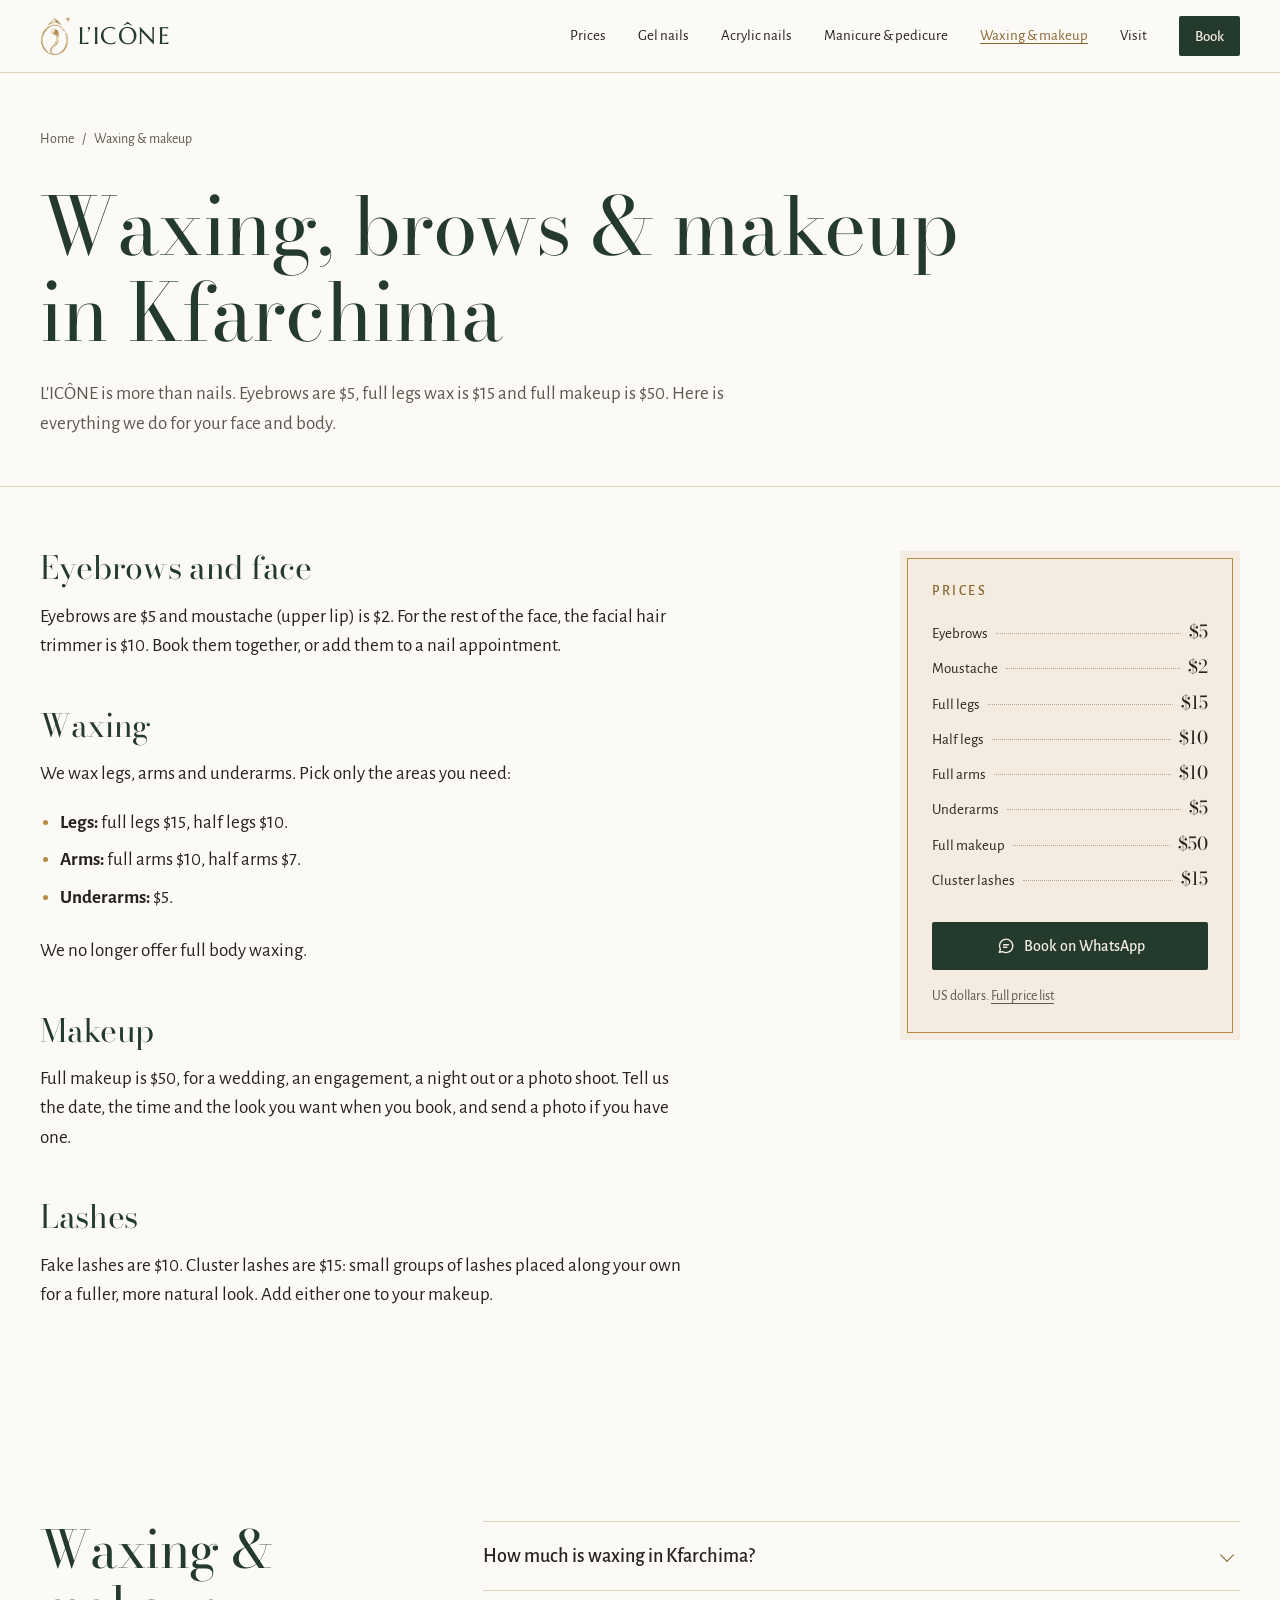
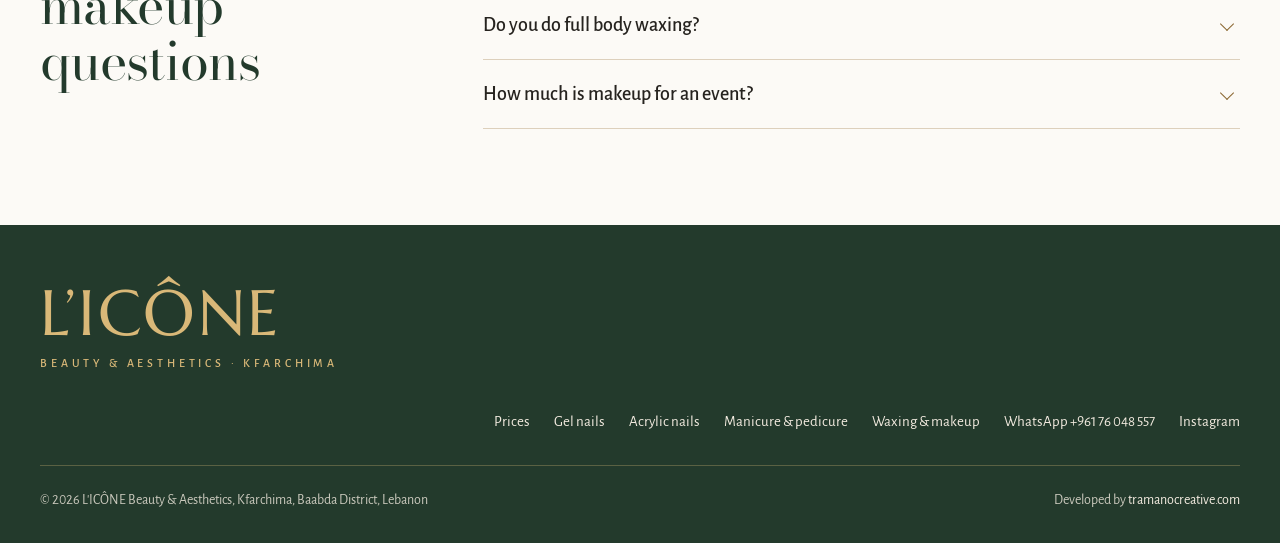
<file: waxing-makeup/index.html>
<!doctype html>
<html lang="en">
<head>
  <meta charset="utf-8">
  <meta name="viewport" content="width=device-width, initial-scale=1">
  <title>Waxing, Eyebrows &amp; Makeup in Kfarchima | L'ICÔNE</title>
  <meta name="description" content="Eyebrows $5, full legs wax $15, underarms $5, full makeup $50 and cluster lashes $15 at L'ICÔNE beauty salon in Kfarchima. Book on WhatsApp.">
  <link rel="canonical" href="https://www.iconelb.com/waxing-makeup/">
  <meta name="theme-color" content="#233a2c">
  <meta name="geo.region" content="LB-JL">
  <meta name="geo.placename" content="Kfarchima">
  <meta property="og:type" content="website">
  <meta property="og:site_name" content="L'ICÔNE Beauty &amp; Aesthetics">
  <meta property="og:title" content="Waxing, Eyebrows &amp; Makeup in Kfarchima | L'ICÔNE">
  <meta property="og:description" content="Eyebrows $5, full legs wax $15, underarms $5, full makeup $50 and cluster lashes $15 at L'ICÔNE beauty salon in Kfarchima. Book on WhatsApp.">
  <meta property="og:url" content="https://www.iconelb.com/waxing-makeup/">
  <meta property="og:image" content="https://www.iconelb.com/assets/brand/og-image.jpg">
  <meta property="og:image:width" content="1200">
  <meta property="og:image:height" content="630">
  <meta property="og:locale" content="en_LB">
  <meta name="twitter:card" content="summary_large_image">
  <link rel="icon" type="image/png" sizes="64x64" href="/assets/brand/favicon-64.png">
  <link rel="apple-touch-icon" href="/assets/brand/apple-touch-icon.png">
  <link rel="preconnect" href="https://fonts.googleapis.com">
  <link rel="preconnect" href="https://fonts.gstatic.com" crossorigin>
  <link rel="stylesheet" href="https://fonts.googleapis.com/css2?family=Alegreya+Sans:wght@400;500;700&family=Bodoni+Moda:opsz,wght@6..96,400..600&family=Marcellus&display=swap">
  <link rel="stylesheet" href="/assets/styles.css">
  <script type="application/ld+json">{"@context":"https://schema.org","@type":"Service","name":"Waxing and eyebrows","serviceType":"Waxing and eyebrows","description":"Eyebrows, moustache, facial hair, and leg, arm and underarm waxing at L'ICÔNE in Kfarchima, Lebanon.","url":"https://www.iconelb.com/waxing-makeup/","provider":{"@id":"https://www.iconelb.com/#salon"},"areaServed":{"@type":"Place","name":"Kfarchima, Lebanon"},"offers":[{"@type":"Offer","name":"Eyebrows","price":5,"priceCurrency":"USD"},{"@type":"Offer","name":"Moustache","price":2,"priceCurrency":"USD"},{"@type":"Offer","name":"Facial hair trimmer","price":10,"priceCurrency":"USD"},{"@type":"Offer","name":"Full legs","price":15,"priceCurrency":"USD"},{"@type":"Offer","name":"Half legs","price":10,"priceCurrency":"USD"},{"@type":"Offer","name":"Full arms","price":10,"priceCurrency":"USD"},{"@type":"Offer","name":"Half arms","price":7,"priceCurrency":"USD"},{"@type":"Offer","name":"Underarms","price":5,"priceCurrency":"USD"}]}</script>
  <script type="application/ld+json">{"@context":"https://schema.org","@type":"Service","name":"Makeup and lashes","serviceType":"Makeup and lashes","description":"Full makeup, fake lashes and cluster lashes at L'ICÔNE in Kfarchima, Lebanon.","url":"https://www.iconelb.com/waxing-makeup/","provider":{"@id":"https://www.iconelb.com/#salon"},"areaServed":{"@type":"Place","name":"Kfarchima, Lebanon"},"offers":[{"@type":"Offer","name":"Full makeup","price":50,"priceCurrency":"USD"},{"@type":"Offer","name":"Fake lashes","price":10,"priceCurrency":"USD"},{"@type":"Offer","name":"Cluster lashes","price":15,"priceCurrency":"USD"}]}</script>
  <script type="application/ld+json">{"@context":"https://schema.org","@type":"BreadcrumbList","itemListElement":[{"@type":"ListItem","position":1,"name":"Home","item":"https://www.iconelb.com/"},{"@type":"ListItem","position":2,"name":"Waxing & makeup","item":"https://www.iconelb.com/waxing-makeup/"}]}</script>
  <script type="application/ld+json">{"@context":"https://schema.org","@type":"FAQPage","mainEntity":[{"@type":"Question","name":"How much is waxing in Kfarchima?","acceptedAnswer":{"@type":"Answer","text":"At L'ICÔNE full legs are $15, half legs $10, full arms $10, half arms $7 and underarms $5. Eyebrows are $5 and moustache (upper lip) is $2."}},{"@type":"Question","name":"Do you do full body waxing?","acceptedAnswer":{"@type":"Answer","text":"Not any more. We wax legs, arms and underarms, and do eyebrows, moustache and facial hair. Book the areas you want and we'll add them together."}},{"@type":"Question","name":"How much is makeup for an event?","acceptedAnswer":{"@type":"Answer","text":"Full makeup is $50. Add fake lashes for $10 or cluster lashes for $15. Book ahead on WhatsApp with the date and time of your event."}}]}</script>
</head>
<body>
  <a class="skip" href="#main">Skip to content</a>
  <header class="site-header">
    <div class="wrap">
      <a class="brand" href="/" aria-label="L'ICÔNE home">
        <img src="/assets/brand/logo-mark-gold.webp" width="30" height="38" alt="">
        <span>L’ICÔNE</span>
      </a>
      <button class="nav-toggle" aria-label="Menu" aria-expanded="false" aria-controls="nav"><svg viewBox="0 0 24 24" fill="none" stroke="currentColor" stroke-width="1.6" aria-hidden="true"><path d="M4 7h16M4 12h16M4 17h16" stroke-linecap="round"/></svg></button>
      <nav class="nav" id="nav" aria-label="Main">
        <a href="/prices/">Prices</a>
        <a href="/gel-nails/">Gel nails</a>
        <a href="/acrylic-nails/">Acrylic nails</a>
        <a href="/manicure-pedicure/">Manicure & pedicure</a>
        <a href="/waxing-makeup/" aria-current="page">Waxing & makeup</a>
        <a href="/#visit">Visit</a>
        <a class="btn" href="https://wa.me/96176048557?text=Hi%20L'IC%C3%94NE%2C%20I'd%20like%20to%20book%20an%20appointment.">Book</a>
      </nav>
    </div>
  </header>

  <main id="main">
    <section class="page-top">
      <div class="wrap">
        <nav class="crumbs" aria-label="Breadcrumb"><ol><li><a href="/">Home</a></li><li aria-current="page">Waxing &amp; makeup</li></ol></nav>
        <h1>Waxing, brows &amp; makeup in Kfarchima</h1>
        <p class="lede">L'ICÔNE is more than nails. Eyebrows are $5, full legs wax is $15 and full makeup is $50. Here is everything we do for your face and body.</p>
      </div>
    </section>

    <div class="wrap article">
        <div class="prose">
          <h2 id="waxing">Eyebrows and face</h2>
          <p>Eyebrows are $5 and moustache (upper lip) is $2. For the rest of the face, the facial hair trimmer is $10. Book them together, or add them to a nail appointment.</p>

          <h2>Waxing</h2>
          <p>We wax legs, arms and underarms. Pick only the areas you need:</p>
          <ul>
            <li><strong>Legs:</strong> full legs $15, half legs $10.</li>
            <li><strong>Arms:</strong> full arms $10, half arms $7.</li>
            <li><strong>Underarms:</strong> $5.</li>
          </ul>
          <p>We no longer offer full body waxing.</p>

          <h2 id="makeup">Makeup</h2>
          <p>Full makeup is $50, for a wedding, an engagement, a night out or a photo shoot. Tell us the date, the time and the look you want when you book, and send a photo if you have one.</p>

          <h2>Lashes</h2>
          <p>Fake lashes are $10. Cluster lashes are $15: small groups of lashes placed along your own for a fuller, more natural look. Add either one to your makeup.</p>
        </div>
      <aside class="side">
        <h2>Prices</h2>
        <ul>
          <li><span>Eyebrows</span><span class="dots"></span><b>$5</b></li>
          <li><span>Moustache</span><span class="dots"></span><b>$2</b></li>
          <li><span>Full legs</span><span class="dots"></span><b>$15</b></li>
          <li><span>Half legs</span><span class="dots"></span><b>$10</b></li>
          <li><span>Full arms</span><span class="dots"></span><b>$10</b></li>
          <li><span>Underarms</span><span class="dots"></span><b>$5</b></li>
          <li><span>Full makeup</span><span class="dots"></span><b>$50</b></li>
          <li><span>Cluster lashes</span><span class="dots"></span><b>$15</b></li>
        </ul>
        <a class="btn" href="https://wa.me/96176048557?text=Hi%20L'IC%C3%94NE%2C%20I'd%20like%20to%20book%20waxing%20%2F%20makeup."><svg viewBox="0 0 24 24" fill="none" stroke="currentColor" stroke-width="1.6" aria-hidden="true"><path d="M4 19.5 5.3 16A8 8 0 1 1 8 18.7L4 19.5Z" stroke-linejoin="round"/><path d="M9 10.5h6M9 13.5h4" stroke-linecap="round"/></svg> Book on WhatsApp</a>
        <p>US dollars. <a href="/prices/">Full price list</a></p>
      </aside>
    </div>

    <section class="faq-section" aria-labelledby="faq-h">
      <div class="wrap">
        <h2 id="faq-h">Waxing &amp; makeup questions</h2>
        <div class="faq">
          <details>
            <summary>How much is waxing in Kfarchima?</summary>
            <p>At L'ICÔNE full legs are $15, half legs $10, full arms $10, half arms $7 and underarms $5. Eyebrows are $5 and moustache (upper lip) is $2.</p>
          </details>
          <details>
            <summary>Do you do full body waxing?</summary>
            <p>Not any more. We wax legs, arms and underarms, and do eyebrows, moustache and facial hair. Book the areas you want and we'll add them together.</p>
          </details>
          <details>
            <summary>How much is makeup for an event?</summary>
            <p>Full makeup is $50. Add fake lashes for $10 or cluster lashes for $15. Book ahead on WhatsApp with the date and time of your event.</p>
          </details>
        </div>
      </div>
    </section>
  </main>

  <footer class="site-footer">
    <div class="wrap">
      <div class="foot-top">
        <p class="foot-mark">L’ICÔNE<small>BEAUTY &amp; AESTHETICS · KFARCHIMA</small></p>
        <ul class="foot-links">
          <li><a href="/prices/">Prices</a></li>
          <li><a href="/gel-nails/">Gel nails</a></li>
          <li><a href="/acrylic-nails/">Acrylic nails</a></li>
          <li><a href="/manicure-pedicure/">Manicure &amp; pedicure</a></li>
          <li><a href="/waxing-makeup/">Waxing &amp; makeup</a></li>
          <li><a href="https://wa.me/96176048557?text=Hi%20L'IC%C3%94NE%2C%20I'd%20like%20to%20book%20an%20appointment.">WhatsApp +961 76 048 557</a></li>
          <li><a href="https://www.instagram.com/icone.lb/">Instagram</a></li>
        </ul>
      </div>
      <div class="foot-base">
        <p>© 2026 L'ICÔNE Beauty &amp; Aesthetics, Kfarchima, Baabda District, Lebanon</p>
        <p class="site-credit">Developed by <a href="https://tramanocreative.com/">tramanocreative.com</a></p>
      </div>
    </div>
  </footer>

  <a class="book-bar" href="https://wa.me/96176048557?text=Hi%20L'IC%C3%94NE%2C%20I'd%20like%20to%20book%20an%20appointment."><svg viewBox="0 0 24 24" fill="none" stroke="currentColor" stroke-width="1.6" aria-hidden="true"><path d="M4 19.5 5.3 16A8 8 0 1 1 8 18.7L4 19.5Z" stroke-linejoin="round"/><path d="M9 10.5h6M9 13.5h4" stroke-linecap="round"/></svg> Book on WhatsApp</a>

  <script>
    var t = document.querySelector(".nav-toggle"), n = document.getElementById("nav");
    t.addEventListener("click", function () {
      var open = n.classList.toggle("open");
      t.setAttribute("aria-expanded", open);
    });
  </script>
</body>
</html>
</file>
<file: assets/styles.css>
/* L'ICÔNE, Kfarchima.
   Type and colour come from the salon itself:
   - Marcellus: flared roman capitals, close to the lettering on the storefront sign (wordmark only)
   - Bodoni Moda: high-contrast fashion serif for headings and prices
   - Alegreya Sans: humanist body text with a calligraphic hand, warmer than a geometric sans
   - Gold: the sign's lettering. Green: the brand colour (the sign itself is not green). Cream: the marble walls and the price card. */
:root {
  --green: #233a2c;
  --green-deep: #182a1f;
  --gold: #b48a46;
  --gold-text: #8a6630;
  --ink: #26231f;
  --muted: #5f584f;
  --cream: #f4ece1;
  --paper: #fcfaf6;
  --rule: #ddd0bc;

  --sign: "Marcellus", "Optima", Georgia, serif;
  --display: "Bodoni Moda", "Didot", Georgia, serif;
  --body: "Alegreya Sans", "Gill Sans", "Trebuchet MS", sans-serif;

  --page: 1200px;
  --gutter: 16px;
}

*, *::before, *::after { box-sizing: border-box; }
html { -webkit-text-size-adjust: 100%; }
body { margin: 0; background: var(--paper); color: var(--ink); font: 400 1.1875rem/1.55 var(--body); font-variant-numeric: lining-nums; }
/* Alegreya Sans defaults to old-style figures (digits of different heights). Force lining figures everywhere; tabular where numbers stack. */
.menu-group .price, .side li b, .glance dd, .facts dd { font-variant-numeric: lining-nums tabular-nums; }
img { display: block; max-width: 100%; height: auto; }
a { color: inherit; text-underline-offset: .2em; text-decoration-thickness: 1px; }
a:focus-visible, button:focus-visible, summary:focus-visible { outline: 2px solid var(--gold); outline-offset: 3px; }
p { margin: 0 0 1em; }
h1, h2, h3 { font-family: var(--display); font-weight: 400; margin: 0; line-height: 1.08; letter-spacing: -.01em; }
/* Cap Bodoni optical size so hairlines (commas, thin strokes) survive at large sizes */
h1, h2, h3, .intro .statement, .intro .number, .menu-group .price, .side li b { font-variation-settings: "opsz" 28; }
.wrap { width: min(var(--page), 100% - var(--gutter) * 2); margin-inline: auto; }
.skip { position: absolute; left: -9999px; }
.skip:focus { left: 16px; top: 16px; z-index: 50; background: var(--green); color: #fff; padding: 8px 16px; }

/* Buttons: one solid style, everything else is a text link */
.btn {
  display: inline-flex; align-items: center; gap: 8px; min-height: 48px;
  padding: 0 24px; border-radius: 2px;
  background: var(--green); color: var(--cream);
  font: 500 1rem/1 var(--body); text-decoration: none;
  transition: background-color 160ms ease-out;
}
.btn:hover { background: var(--green-deep); }
.btn svg { width: 20px; height: 20px; }
.link { font-weight: 500; color: var(--green); }
.link:hover { color: var(--gold-text); }

/* Header */
.site-header { background: var(--paper); border-bottom: 1px solid var(--rule); position: sticky; top: 0; z-index: 20; }
.site-header .wrap { display: flex; align-items: center; gap: 40px; height: 72px; }
.brand { display: flex; align-items: center; gap: 8px; text-decoration: none; margin-right: auto; }
.brand img { width: 30px; height: 38px; }
.brand span { font: 400 1.5rem/1 var(--sign); letter-spacing: .06em; color: var(--green); }
.nav { display: flex; align-items: center; gap: 32px; }
.nav a { text-decoration: none; font-size: .9375rem; }
.nav a:hover, .nav a[aria-current="page"] { color: var(--gold-text); }
.nav a[aria-current="page"] { text-decoration: underline; }
.nav .btn { min-height: 40px; padding: 0 16px; font-size: .9375rem; color: var(--cream); }
.nav-toggle { display: none; background: none; border: 0; min-width: 44px; min-height: 44px; cursor: pointer; color: var(--green); }
.nav-toggle svg { width: 24px; height: 24px; }
@media (max-width: 920px) {
  .nav-toggle { display: grid; place-items: center; }
  .nav {
    display: none; position: absolute; left: 0; right: 0; top: 72px;
    flex-direction: column; align-items: stretch; gap: 0;
    background: var(--paper); border-bottom: 1px solid var(--rule); padding: 8px var(--gutter) 24px;
  }
  .nav.open { display: flex; }
  .nav a { padding: 16px 0; border-bottom: 1px solid var(--rule); font-size: 1.0625rem; }
  .nav .btn { margin-top: 16px; justify-content: center; min-height: 48px; border: 0; }
}

/* The sign: home page hero, built like the board over their door */
.sign { background: var(--green); color: #d9b878; text-align: center; padding: 64px 0 56px; }
.sign h1 { display: flex; flex-direction: column; align-items: center; }
.sign .wordmark { font: 400 clamp(3.75rem, 12vw, 9rem)/.95 var(--sign); letter-spacing: .05em; margin-right: -.05em; color: #d9b878; }
.sign .sub {
  display: flex; align-items: center; gap: 16px; margin-top: 20px;
  font: 500 clamp(.8125rem, 1.4vw, 1rem)/1.2 var(--body);
  letter-spacing: .34em; margin-right: -.34em; text-transform: uppercase;
}
.sign .sub::before, .sign .sub::after { content: ""; width: clamp(24px, 5vw, 64px); height: 1px; background: currentColor; opacity: .7; }

@media (max-width: 520px) {
  .sign .sub { flex-wrap: wrap; justify-content: center; row-gap: 12px; letter-spacing: .28em; margin-right: -.28em; }
  .sign .sub .dot { display: none; }
  .sign .sub::after { order: 2; }
  .sign .sub .place { order: 3; flex-basis: 100%; }
}
.sign .tagline { text-wrap: balance; font: 400 clamp(1.25rem, 2vw, 1.5rem)/1.3 var(--display); font-variation-settings: "opsz" 28; color: var(--cream); margin: 24px 0 0; }
.sign-cta { display: flex; justify-content: center; align-items: center; flex-wrap: wrap; gap: 16px 32px; margin-top: 32px; }
.btn-gold { background: #d9b878; color: var(--green-deep); }
.btn-gold:hover { background: #e6c98f; }
.sign-link { color: var(--cream); font-weight: 500; text-decoration: underline; text-decoration-color: rgba(217,184,120,.6); text-underline-offset: .3em; }
.sign-link:hover { color: #d9b878; }

.photo-row { display: grid; grid-template-columns: repeat(3, 1fr); gap: 4px; }
.photo-row img { width: 100%; height: clamp(280px, 32vw, 460px); object-fit: cover; }
@media (max-width: 720px) {
  .sign { padding: 48px 0 40px; }
  .photo-row { grid-template-columns: 1fr 1fr; }
  .photo-row img:last-child { display: none; }
  .photo-row img { height: 260px; }
}

/* Intro: what we do, and the three facts people look for */
.intro { padding: 72px 0; border-bottom: 1px solid var(--rule); }
.intro .wrap { display: grid; grid-template-columns: 1.4fr 1fr; gap: 64px; align-items: center; }
.intro .statement { font: 400 clamp(1.625rem, 3vw, 2.375rem)/1.25 var(--display); margin: 0; max-width: 22em; }
.glance { margin: 0; border-left: 1px solid var(--gold); padding-left: 32px; display: grid; gap: 16px; }
.glance dt { font: 500 .8125rem/1.2 var(--body); letter-spacing: .18em; text-transform: uppercase; color: var(--gold-text); margin-bottom: 4px; }
.glance dd { margin: 0; font-size: 1.1875rem; }
@media (max-width: 820px) { .intro { padding: 48px 0; } .intro .wrap { grid-template-columns: 1fr; gap: 32px; } .glance { padding-left: 24px; } }

/* Price card: the printed price list, rebuilt */
.prices-home { padding: 96px 0; }
.card {
  background: var(--cream); padding: clamp(32px, 6vw, 80px);
  outline: 1px solid var(--gold); outline-offset: -12px;
}
.card-title { display: flex; align-items: center; justify-content: center; gap: 20px; font: 400 clamp(1.75rem, 3.4vw, 2.5rem)/1 var(--sign); letter-spacing: .22em; margin: 0 -.22em 48px 0; text-transform: uppercase; color: var(--green); text-align: center; }
.card-title::before, .card-title::after { content: ""; width: clamp(24px, 6vw, 72px); height: 1px; background: var(--gold); }
.menu { display: grid; grid-template-columns: 1fr 1fr; gap: 0 80px; }
.menu-group { margin-bottom: 40px; }
.menu-group h2, .menu-group h3 { font: 500 .875rem/1.2 var(--body); letter-spacing: .18em; text-transform: uppercase; color: var(--gold-text); margin-bottom: 16px; }
.menu-group ul { list-style: none; margin: 0; padding: 0; }
.menu-group li { display: flex; align-items: baseline; gap: 8px; padding: 6px 0; }
.menu-group .name small { display: block; color: var(--muted); font-size: .8125rem; }
.menu-group .dots { flex: 1; min-width: 16px; border-bottom: 1px dotted #b9a688; transform: translateY(-4px); }
.menu-group .price { font: 400 1.25rem/1 var(--display); white-space: nowrap; }
.menu-group .more { display: inline-block; margin-top: 12px; font-size: .9375rem; }
.card-foot { text-align: center; color: var(--muted); font-size: .9375rem; margin: 8px 0 0; }
@media (max-width: 820px) { .menu { grid-template-columns: 1fr; } .prices-home { padding: 48px 0; } }
@media (max-width: 480px) { .card-title { font-size: 1.5rem; gap: 12px; letter-spacing: .16em; margin-right: -.16em; white-space: nowrap; } .card-title::before, .card-title::after { width: 20px; } }
/* Bodoni dashes are hairlines; draw the range dash in the body font so it stays visible */
.dash { font-family: var(--body); padding: 0 .08em; }

/* Gallery: natural proportions, not a uniform grid */
.work { padding: 0 0 96px; }
.work-head { display: flex; justify-content: space-between; align-items: baseline; gap: 16px; flex-wrap: wrap; margin-bottom: 32px; }
.work-head h2 { font-size: clamp(2.25rem, 4.4vw, 3.25rem); color: var(--green); }
.masonry { columns: 3 280px; column-gap: 16px; }
.masonry figure { margin: 0 0 24px; break-inside: avoid; }
.masonry figcaption { font-size: .9375rem; padding-top: 8px; color: var(--muted); }
.masonry figcaption q { color: var(--ink); quotes: "\201C" "\201D"; }
@media (max-width: 720px) { .work { padding-bottom: 56px; } .masonry { columns: 2; column-gap: 8px; } .masonry figure { margin-bottom: 16px; } }

/* Visit */
.visit { background: var(--cream); padding: 96px 0; }
.visit .wrap { display: grid; grid-template-columns: 400px 1fr; gap: 80px; align-items: center; }
.oval { position: relative; margin: 0; }
.oval img { width: 100%; aspect-ratio: 3 / 4; object-fit: cover; border-radius: 50%; }
.oval::after { content: ""; position: absolute; inset: -12px; border: 1px solid var(--gold); border-radius: 50%; pointer-events: none; }
.visit h2 { font-size: clamp(2.25rem, 4.4vw, 3.25rem); color: var(--green); margin-bottom: 16px; }
.visit .opened { font-size: 1.125rem; max-width: 34em; }
.facts { display: grid; grid-template-columns: max-content 1fr; gap: 12px 32px; margin: 32px 0 0; padding-top: 24px; border-top: 1px solid var(--rule); }
.facts dt { font-weight: 600; }
.facts dd { margin: 0; }
.arabic { font-size: 1.125rem; color: var(--muted); margin: 32px 0 0; }
@media (max-width: 900px) { .visit { padding: 56px 0; } .visit .wrap { grid-template-columns: 1fr; gap: 56px; } .oval { width: min(320px, 80%); margin-inline: auto; } }
@media (max-width: 480px) { .facts { grid-template-columns: 1fr; gap: 4px; } .facts dd { margin-bottom: 12px; } }

/* FAQ */
.faq-section { padding: 96px 0; }
.faq-section .wrap { display: grid; grid-template-columns: 1fr 2fr; gap: 64px; }
.faq-section h2 { font-size: clamp(2.25rem, 4.4vw, 3.25rem); color: var(--green); }
.faq details { border-top: 1px solid var(--rule); }
.faq details:last-child { border-bottom: 1px solid var(--rule); }
.faq summary { cursor: pointer; list-style: none; padding: 20px 40px 20px 0; position: relative; font: 500 1.25rem/1.4 var(--body); }
.faq summary::-webkit-details-marker { display: none; }
.faq summary::after { content: ""; position: absolute; right: 8px; top: 28px; width: 10px; height: 10px; border-right: 1.5px solid var(--gold-text); border-bottom: 1.5px solid var(--gold-text); transform: rotate(45deg); transition: transform 160ms ease-out; }
.faq details[open] summary::after { transform: rotate(-135deg); top: 32px; }
.faq details p { color: var(--muted); max-width: 40em; padding-bottom: 8px; }
@media (max-width: 820px) { .faq-section { padding: 56px 0; } .faq-section .wrap { grid-template-columns: 1fr; gap: 24px; } }

/* Inner pages */
.page-top { padding: 56px 0 48px; border-bottom: 1px solid var(--rule); }
.crumbs ol { list-style: none; display: flex; flex-wrap: wrap; gap: 8px; margin: 0 0 32px; padding: 0; font-size: .875rem; color: var(--muted); }
.crumbs li + li::before { content: "/"; margin-right: 8px; }
.crumbs a { text-decoration: none; }
.crumbs a:hover { text-decoration: underline; }
.page-top h1 { font-size: clamp(2.75rem, 6.4vw, 5rem); color: var(--green); max-width: 12em; margin-bottom: 24px; }
.page-top .lede { font-size: 1.1875rem; color: var(--muted); max-width: 36em; margin: 0; }

.article { display: grid; grid-template-columns: minmax(0, 1fr) 340px; gap: 80px; align-items: start; padding: 64px 0 96px; }
.prose { max-width: 65ch; }
.prose h2 { font-size: 2rem; color: var(--green); margin: 48px 0 16px; }
.prose h2:first-child { margin-top: 0; }
.prose ul { padding-left: 20px; margin: 0 0 24px; }
.prose li { margin-bottom: 8px; }
.prose li::marker { color: var(--gold); }
.pair { display: grid; grid-template-columns: 1.2fr .8fr; gap: 8px; margin: 40px 0; align-items: start; }
.pair figure { margin: 0; }
.pair figcaption { font-size: .875rem; color: var(--muted); padding-top: 8px; }

.side { position: sticky; top: 104px; background: var(--cream); padding: 32px; outline: 1px solid var(--gold); outline-offset: -8px; }
.side h2 { font: 500 .875rem/1.2 var(--body); letter-spacing: .18em; text-transform: uppercase; color: var(--gold-text); margin-bottom: 16px; }
.side ul { list-style: none; padding: 0; margin: 0 0 24px; }
.side li { display: flex; align-items: baseline; gap: 8px; padding: 6px 0; font-size: .9375rem; }
.side li .dots { flex: 1; border-bottom: 1px dotted #b9a688; transform: translateY(-4px); }
.side li b { font: 400 1.125rem/1 var(--display); white-space: nowrap; }
.side .btn { width: 100%; justify-content: center; }
.side p { font-size: .875rem; color: var(--muted); margin: 16px 0 0; }
@media (max-width: 920px) { .article { grid-template-columns: 1fr; gap: 48px; padding: 40px 0 56px; } .side { position: static; } }

.prices-page { padding: 56px 0 96px; }
.prices-page .note { color: var(--muted); max-width: 44em; margin: 32px 0; }

.not-found { padding: 120px 0; }
.not-found h1 { font-size: clamp(2.75rem, 6vw, 4.5rem); color: var(--green); margin-bottom: 16px; }
.not-found ul { list-style: none; padding: 0; margin: 32px 0 0; display: flex; gap: 24px; flex-wrap: wrap; }

/* Footer: the sign again, small */
.site-footer { background: var(--green); color: rgba(244,236,225,.8); padding: 56px 0 32px; font-size: .9375rem; }
.foot-top { display: flex; justify-content: space-between; align-items: flex-end; gap: 32px; flex-wrap: wrap; padding-bottom: 32px; border-bottom: 1px solid rgba(217,184,120,.3); }
.foot-mark { font: 400 clamp(2.5rem, 6vw, 4rem)/1 var(--sign); letter-spacing: .04em; color: #d9b878; }
.foot-mark small { display: block; font: 500 .75rem/1 var(--body); letter-spacing: .32em; margin-top: 12px; }
.foot-links { display: flex; flex-wrap: wrap; gap: 8px 24px; list-style: none; margin: 0; padding: 0; }
.site-footer a { color: var(--cream); text-decoration: none; }
.site-footer a:hover { color: #d9b878; text-decoration: underline; }
.foot-base { display: flex; justify-content: space-between; gap: 16px; flex-wrap: wrap; padding-top: 24px; font-size: .875rem; }
.foot-base p { margin: 0; }

/* Mobile booking bar */
.book-bar { display: none; }
@media (max-width: 720px) {
  .site-footer { padding-bottom: 88px; }
  .book-bar {
    display: flex; align-items: center; justify-content: center; gap: 8px;
    position: fixed; left: 0; right: 0; bottom: 0; z-index: 30; height: 56px;
    background: var(--green); color: var(--cream); text-decoration: none; font-weight: 500;
    border-top: 1px solid rgba(217,184,120,.4);
  }
  .book-bar svg { width: 20px; height: 20px; }
}

@media (prefers-reduced-motion: reduce) { * { transition: none !important; } }
</file>
